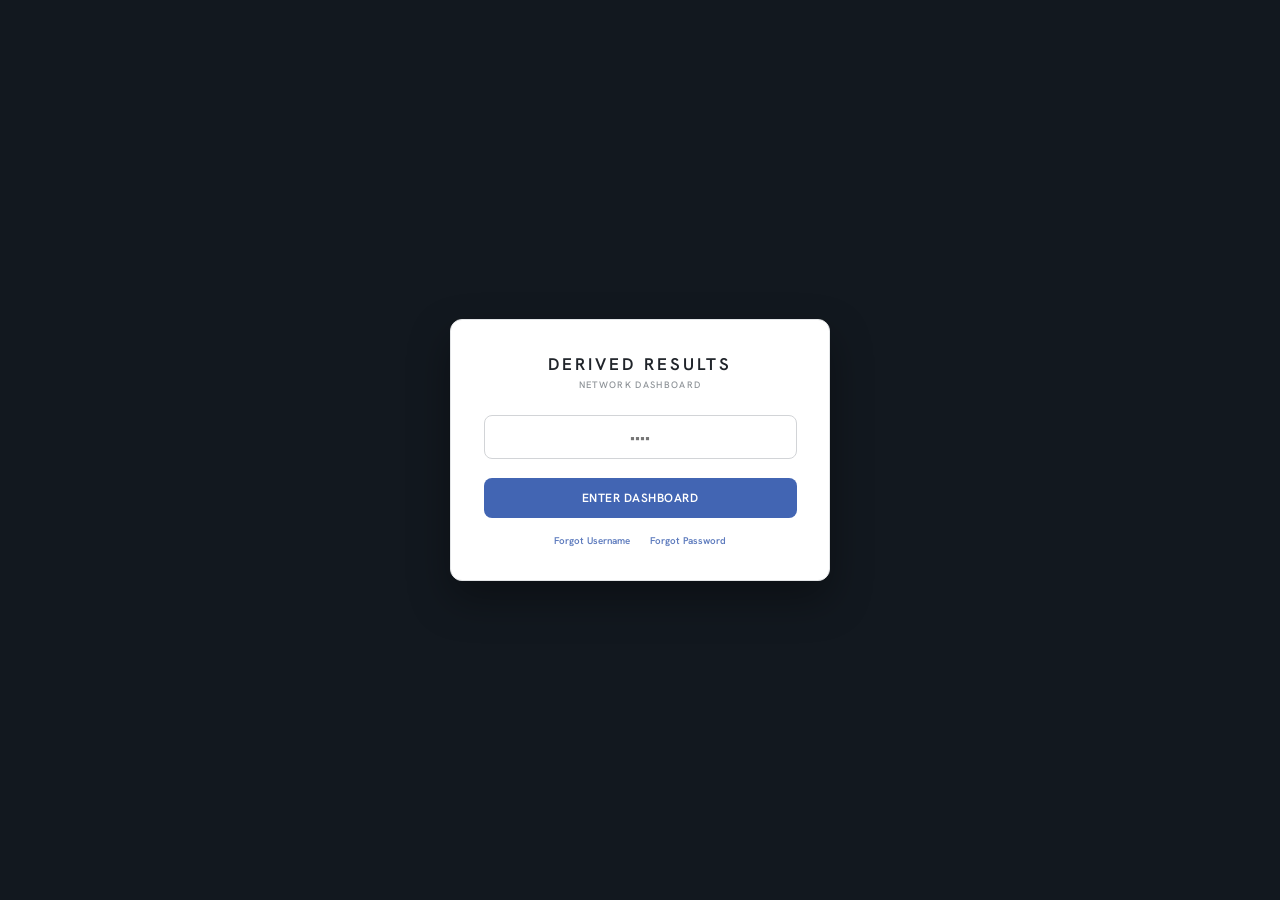
<file: index.html>
<!DOCTYPE html>
<html lang="en">
<head>
<meta charset="UTF-8">
<meta name="viewport" content="width=device-width, initial-scale=1.0">
<title>Derived Results | Secure Access</title>
<link rel="preconnect" href="https://fonts.googleapis.com">
<link rel="preconnect" href="https://fonts.gstatic.com" crossorigin>
<link href="https://fonts.googleapis.com/css2?family=Hanken+Grotesk:wght@400;500;600;700&family=IBM+Plex+Mono:wght@400;500&display=swap" rel="stylesheet">
<link rel="stylesheet" href="styles.css?v=9">
<style>
body { display: flex; align-items: center; justify-content: center; height: 100vh; background: var(--sidebar); margin: 0; font-family: 'Hanken Grotesk', system-ui, sans-serif; overflow: hidden; }
.login-card { background: var(--surface); padding: 2.5rem; border-radius: 12px; text-align: center; width: 380px; border: 1px solid var(--line); box-shadow: 0 18px 40px rgba(0,0,0,0.35); }
.login-input { width: 100%; padding: 12px; margin: 1.2rem 0 0.5rem 0; border: 1px solid var(--line-2); border-radius: 8px; text-align: center; font-size: 1.05rem; font-weight: 500; font-family: inherit; box-sizing: border-box; color: var(--ink); background: var(--surface); }
.login-input:focus { outline: none; border-color: var(--accent); }
.btn-login { background: var(--accent); color: var(--surface); padding: 12px; width: 100%; border: none; border-radius: 8px; font-weight: 600; cursor: pointer; font-size: 0.92rem; font-family: inherit; margin-top: 1rem; letter-spacing: 0.04em; }
.btn-login:hover { filter: brightness(0.95); }
.login-hint { font-size: 0.72rem; color: var(--faint); margin-top: 1.4rem; font-weight: 500; }
.login-links { display: flex; justify-content: center; gap: 1.5rem; margin-top: 1.2rem; }
.login-links a { font-size: 0.75rem; font-weight: 600; color: var(--accent); text-decoration: none; opacity: 0.85; }
.login-links a:hover { opacity: 1; text-decoration: underline; }
</style>
</head>
<body>
<div class="login-card">
    <h1 style="color:var(--ink); font-weight:600; margin:0 0 0.2rem 0; font-size: 1.3rem; letter-spacing:0.18em;">DERIVED&nbsp;RESULTS</h1>
    <p style="font-size: 0.72rem; color: var(--faint); font-weight: 500; margin:0 0 0.5rem 0; letter-spacing:0.14em; text-transform:uppercase;">Network Dashboard</p>
    <label for="passcode" class="sr-only">Practice access code</label>
    <input type="password" id="passcode" class="login-input" placeholder="••••" onkeydown="if(event.key==='Enter') checkAuth()">
    <button onclick="checkAuth()" class="btn-login">ENTER DASHBOARD</button>
    <p id="errMsg" style="color:#D6001C; font-size:0.75rem; margin-top:12px; font-weight:700; display:none;">ACCESS DENIED</p>
    <div class="login-links">
        <a href="#">Forgot Username</a>
        <a href="#">Forgot Password</a>
    </div>
</div>
<script>
function checkAuth() {
    if(document.getElementById('passcode').value === 'DR2026') {
        sessionStorage.setItem('isAuth', 'true');
        window.location.href = 'dashboard.html?view=DR_BRAD&tier=daily';
    } else {
        document.getElementById('errMsg').style.display = 'block';
    }
}
</script>
</body>
</html>
</file>
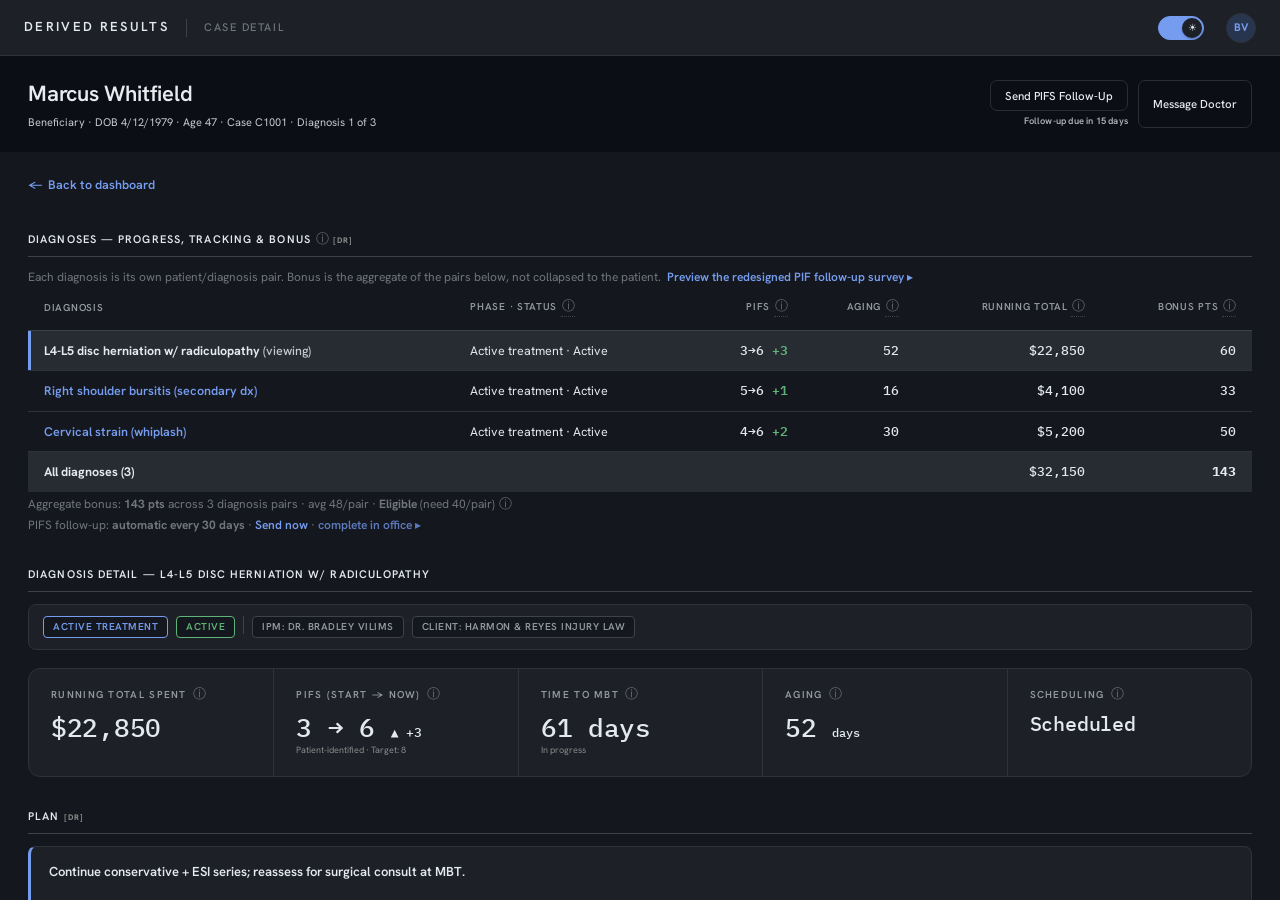
<file: case-detail.html>
<!DOCTYPE html>
<html lang="en">
<head>
    <meta charset="UTF-8">
    <meta name="viewport" content="width=device-width, initial-scale=1.0">
    <title>Derived Results | Case Detail</title>
    <link rel="preconnect" href="https://fonts.googleapis.com">
    <link rel="preconnect" href="https://fonts.gstatic.com" crossorigin>
    <link href="https://fonts.googleapis.com/css2?family=Hanken+Grotesk:wght@400;500;600;700&family=IBM+Plex+Mono:wght@400;500&display=swap" rel="stylesheet">
    <link rel="stylesheet" href="styles.css?v=9">
</head>
<body style="overflow:auto;">
    <a href="#detailBody" class="skip-link">Skip to main content</a>
    <header>
        <div class="header-brand">
            <a class="logo-area" href="dashboard.html?view=DR_BRAD&tier=daily">DERIVED&nbsp;RESULTS</a>
            <span class="adx-brand-sep"></span>
            <span class="adx-eyebrow">Case Detail</span>
        </div>
        <div class="adx-header-right">
            <button id="adxThemeToggle" class="adx-theme-toggle" onclick="adxToggleTheme()"
                    aria-label="Toggle light / dark theme" aria-pressed="false" type="button">
                <span class="knob">☀</span>
            </button>
            <div class="adx-avatar" aria-hidden="true">BV</div>
        </div>
    </header>
    <div id="detailHeader" class="detail-header"></div>
    <main id="detailBody" class="adx-detail-body" tabindex="-1"></main>

    <script src="./adx-data.js?v=9"></script>
    <script src="./adx-config.js?v=9"></script>
    <script>
    (function () {
        var params = new URLSearchParams(location.search);
        var view = params.get("view") || "DR_BRAD";
        var c = adxCase(params.get("id")) || ADX_CASES[0];
        var ipm = adxProvider(c.ipmId);
        var payer = adxPayer(c.payerId);
        var client = adxClient(c.clientId);
        var role = (adxProvider(view) || {}).role || "admin";
        var term = role === "admin" ? "Beneficiary" : "Patient";
        function money(n){ return "$" + Number(n).toLocaleString(); }
        function esc(s){ return String(s==null?"":s).replace(/&/g,"&amp;").replace(/</g,"&lt;").replace(/>/g,"&gt;"); }

        document.title = "ADX | " + c.beneficiary + " — Case Detail";

        // A patient can have multiple diagnoses / episodes (same person, different case).
        var allEpisodes = ADX_CASES.filter(function(x){ return x.beneficiary === c.beneficiary && x.dob === c.dob; })
            .sort(function(a,b){ return a.id < b.id ? -1 : 1; });
        var dxIndex = allEpisodes.findIndex(function(x){ return x.id === c.id; }) + 1;
        var multiTag = allEpisodes.length > 1 ? ' · Diagnosis ' + dxIndex + ' of ' + allEpisodes.length : '';

        // PIFS follow-up due status — deterministic per case so it's stable across reloads.
        // Most cases show a countdown (1–29 days); ~1 in 5 is overdue and rendered bright.
        var pifsSeed = 0; for (var _p = 0; _p < c.id.length; _p++) pifsSeed = (pifsSeed * 31 + c.id.charCodeAt(_p)) % 100000;
        var pifsOverdue = (pifsSeed % 5 === 0);
        var pifsDays = pifsOverdue ? (1 + pifsSeed % 12) : (1 + pifsSeed % 29);
        var pifsPlural = (pifsDays === 1) ? "" : "s";
        var pifsDueText = pifsOverdue
            ? "Follow-up OVERDUE — " + pifsDays + " day" + pifsPlural
            : "Follow-up due in " + pifsDays + " day" + pifsPlural;
        var pifsDueStyle = pifsOverdue
            ? "margin-top:2px;background:#e5484d;color:#fff;padding:3px 10px;border-radius:999px;font-weight:800;font-size:0.68rem;letter-spacing:0.04em;box-shadow:0 0 12px rgba(229,72,77,0.6);"
            : "margin-top:2px;opacity:0.75;font-weight:600;font-size:0.72rem;letter-spacing:0.02em;";

        document.getElementById("detailHeader").innerHTML =
            '<div><h2 style="margin:0;">' + esc(c.beneficiary) + (c.newIntake ? ' <span class="adx-pill adx-pill-new" style="vertical-align:middle;">NEW INTAKE</span>' : '') + '</h2>' +
            '<div style="font-size:0.85rem; opacity:0.85; margin-top:4px;">' + term + ' · DOB ' + c.dob + ' · Age ' + c.age + ' · Case ' + c.id + multiTag + '</div></div>' +
            '<div class="header-actions">' +
            '<div style="display:flex; flex-direction:column; align-items:flex-end; gap:2px;">' +
            '<button class="btn btn-action" onclick="alert(\'PIFS follow-up assessment sent to ' + esc(c.beneficiary) + '. It will surface in the pain areas below when returned. Automatic 30-day follow-ups are on.\')">Send PIFS Follow-Up</button>' +
            '<span style="' + pifsDueStyle + '">' + pifsDueText + '</span>' +
            '</div>' +
            '<button class="btn btn-action" onclick="alert(\'Message sent to ' + esc(ipm.name) + '.\')">Message Doctor</button></div>';

        // Patient-level: every diagnosis is its own patient/diagnosis pair.
        // Progress, tracking, and bonus are shown per pair and aggregated.
        var patientAgg = aggregateBonus(allEpisodes);
        var patientSumRT = allEpisodes.reduce(function(s,x){ return s + x.runningTotal; }, 0);
        var patientDxRows = allEpisodes.map(function(x){
            var g = x.pifCurrent - x.pifStart;
            var isCur = x.id === c.id;
            var dxCell = isCur
                ? '<strong>' + esc(x.diagnosis) + '</strong> <span class="adx-episode-now">(viewing)</span>'
                : '<a class="adx-link" href="case-detail.html?id=' + x.id + '&view=' + view + '">' + esc(x.diagnosis) + '</a>';
            return '<tr' + (isCur ? ' class="adx-row-current"' : '') + '>' +
                '<td data-label="Diagnosis">' + dxCell + '</td>' +
                '<td data-label="Phase">' + esc(x.diagnosisStatus) + ' · ' + esc(x.status) + '</td>' +
                '<td data-label="PIFs" style="text-align:right;"><span class="adx-mono">' + x.pifStart + '→' + x.pifCurrent + ' <span class="' + (g>0?"adx-ok-text":"adx-muted") + '">' + (g>0?"+"+g:(g<0?g:"±0")) + '</span></span></td>' +
                '<td data-label="Aging" style="text-align:right;"><span class="adx-mono">' + x.agingDays + '</span></td>' +
                '<td data-label="Running Total" style="text-align:right;"><span class="adx-money">' + money(x.runningTotal) + '</span></td>' +
                '<td data-label="Bonus Pts" style="text-align:right;"><span class="adx-mono">' + caseBonusPoints(x) + '</span></td>' +
                '</tr>';
        }).join("");
        var patientDxSection =
            '<div class="section-header"><h3>Diagnoses — Progress, Tracking &amp; Bonus ' + adxInfo("bonus-points") + ' <span style="font-size:0.62rem; font-weight:800; color:#888;">[DR]</span></h3></div>' +
            '<p class="adx-sub">Each diagnosis is its own patient/diagnosis pair. Bonus is the aggregate of the pairs below, not collapsed to the patient. &nbsp;<a class="adx-link" href="pif-survey.html?patient=1">Preview the redesigned PIF follow-up survey ▸</a></p>' +
            '<table class="adx-table"><thead><tr><th scope="col">Diagnosis</th><th scope="col">Phase · Status ' + adxInfo("status") + '</th>' +
                '<th scope="col" style="text-align:right;">PIFs ' + adxInfo("pif") + '</th><th scope="col" style="text-align:right;">Aging ' + adxInfo("aging") + '</th>' +
                '<th scope="col" style="text-align:right;">Running Total ' + adxInfo("running-total") + '</th><th scope="col" style="text-align:right;">Bonus Pts ' + adxInfo("bonus-points") + '</th></tr></thead><tbody>' +
                patientDxRows +
                '<tr class="adx-total-row"><td><strong>All diagnoses (' + allEpisodes.length + ')</strong></td><td></td><td></td><td></td>' +
                    '<td style="text-align:right;"><span class="adx-money">' + money(patientSumRT) + '</span></td>' +
                    '<td style="text-align:right;"><span class="adx-mono"><strong>' + patientAgg.total + '</strong></span></td></tr>' +
            '</tbody></table>' +
            '<p class="adx-sub">Aggregate bonus: <strong>' + patientAgg.total + ' pts</strong> across ' + patientAgg.count + ' diagnosis pair' + (patientAgg.count !== 1 ? 's' : '') + ' · avg ' + patientAgg.avg + '/pair · <strong>' + (patientAgg.eligible ? 'Eligible' : 'Not yet') + '</strong> (need ' + ADX_BONUS_POINTS_THRESHOLD + '/pair) ' + adxInfo("bonus") + '</p>' +
            /* B11/B12: send / re-take trigger + auto cadence; in-office (staff) fill de-emphasized. */
            '<p class="adx-sub">PIFS follow-up: <strong>automatic every 30 days</strong> · <a class="adx-link" href="#" onclick="alert(\'PIFS follow-up sent to ' + esc(c.beneficiary) + '. Results surface in the pain areas when returned.\');return false;">Send now</a> · <a class="adx-link" href="pif-survey.html?staff=1&patient=' + (c.newIntake ? '3' : '1') + '&name=' + encodeURIComponent(c.beneficiary) + '" target="_blank" rel="noopener" style="opacity:0.75;">complete in office ▸</a></p>';

        var costTotal = c.costBreakdown.reduce(function(s,x){ return s + x.amount; }, 0);
        var gain = c.pifCurrent - c.pifStart;

        // Time to MBT (C1b): actual for closed cases, elapsed/in-progress otherwise.
        function daysBetween(a,b){ return Math.round((new Date(b) - new Date(a)) / 86400000); }
        var firstVisit = c.visits[0].date, lastVisit = c.visits[c.visits.length-1].date;
        var mbtReached = c.status === "Inactive complete";
        var timeToMbt = mbtReached ? daysBetween(firstVisit, lastVisit) : daysBetween(firstVisit, "2026-06-18");
        var mbtDisplay = mbtReached ? (timeToMbt + " days") : (timeToMbt + " days");
        var mbtSub = mbtReached ? "Reached MBT" : "In progress";

        // PIFs trend across visits (G1): carry forward the last recorded PIF.
        var lastPif = c.pifStart;
        var pifSeries = c.visits.map(function(v){ var m=(v.note||"").match(/PIF (\d+)/); if(m) lastPif=parseInt(m[1],10); return { date:v.date, pif:lastPif }; });
        var pifCeil = Math.max(c.pifTarget || 10, c.pifCurrent);

        var payerCard = (role === "admin" || role === "ipm")
            ? '<div class="deep-card"><h4>Payer <span style="font-weight:600;">[Salesforce]</span></h4><p>' + esc(payer.name) + (payer.reminderRequired ? ' <span class="adx-pill adx-pill-warn">SLOW PAYER</span>' : '') + '</p></div>'
            : '';

        var html =
            '<a class="adx-back" href="dashboard.html?view=' + view + '&tier=daily"><span aria-hidden="true">←</span> Back to dashboard</a>' +
            patientDxSection +

            '<div class="section-header"><h3>Diagnosis Detail — ' + esc(c.diagnosis) + '</h3></div>' +
            '<div class="visit-context">' +
                '<span class="ctx-badge navy">' + esc(c.diagnosisStatus) + '</span>' +
                '<span class="ctx-badge ' + (c.status === "Active" ? "green" : c.status === "Maintenance" ? "yellow" : "muted") + '">' + esc(c.status) + '</span>' +
                '<span class="ctx-sep"></span>' +
                '<span class="ctx-badge muted">IPM: ' + esc(ipm.name) + '</span>' +
                '<span class="ctx-badge muted">Client: ' + esc(client.name) + '</span>' +
            '</div>' +

            '<div class="daily-grid">' +
                '<div class="daily-stat"><span class="stat-label">Running Total Spent ' + adxInfo("running-total") + '</span><span class="stat-value" style="font-size:2rem;">' + money(c.runningTotal) + '</span></div>' +
                '<div class="daily-stat"><span class="stat-label">PIFs (start → now) ' + adxInfo("pif") + '</span><span class="stat-value" style="font-size:2rem;">' + c.pifStart + ' → ' + c.pifCurrent + ' <span class="adx-pif-' + (gain>0?'up':gain<0?'down':'flat') + '" style="font-size:1rem;">' + (gain>0?'▲ +':gain<0?'▼ ':'▬ ') + gain + '</span></span><span style="font-size:0.7rem; color:#888;">Patient-identified · Target: ' + c.pifTarget + '</span></div>' +
                '<div class="daily-stat"><span class="stat-label">Time to MBT ' + adxInfo("time-to-mbt") + '</span><span class="stat-value" style="font-size:2rem;">' + mbtDisplay + '</span><span style="font-size:0.7rem; color:#888;">' + mbtSub + '</span></div>' +
                '<div class="daily-stat"><span class="stat-label">Aging ' + adxInfo("aging") + '</span><span class="stat-value" style="font-size:2rem;">' + c.agingDays + ' <span style="font-size:0.9rem;">days</span></span></div>' +
                '<div class="daily-stat ' + (c.scheduling==="No-show"?"alert":"") + '"><span class="stat-label">Scheduling ' + adxInfo("scheduling") + '</span><span class="stat-value" style="font-size:1.5rem;">' + esc(c.scheduling) + '</span></div>' +
            '</div>' +

            '<div class="section-header"><h3>Plan <span style="font-size:0.62rem; font-weight:800; color:#888;">[DR]</span></h3></div>' +
            '<div class="inherited-data-box"><p style="margin:0; font-weight:600;">' + esc(c.planNote) + '</p>' +
            '<div class="visit-actions" style="border-top:none; padding-bottom:0;">' +
                '<button class="btn-visit primary" onclick="alert(\'Opens plan notes.\')">Open Plan Notes</button>' +
                '<button class="btn-visit outline" onclick="alert(\'Flagged: get this moving.\')">Get This Moving</button>' +
                (c.scheduling==="No-show" ? '<button class="btn-visit alert" onclick="alert(\'No-show flagged — ADX outreach requested.\')">Flag No-Show / Request Outreach</button>' : '') +
            '</div></div>' +

            '<div class="section-header"><h3>Running Total — Cost Accumulation <span style="font-size:0.62rem; font-weight:800; color:#888;">[DR / FHIR]</span></h3></div>' +
            '<table class="table-custom adx-cost-table">' +
                '<thead><tr><th>Item</th><th>Source</th><th>Amount</th></tr></thead><tbody>' +
                c.costBreakdown.map(function(x){ var fhir = x.source === "FHIR"; return '<tr class="' + (fhir ? "adx-fhir-row" : "") + '"><td>' + esc(x.item) + (fhir ? ' <span class="adx-auto-badge">auto-captured</span>' : '') + '</td><td><span class="adx-src-tag src-' + (fhir ? "fhir" : "dr") + '">[' + x.source + ']</span></td><td>' + money(x.amount) + '</td></tr>'; }).join("") +
                '<tr class="adx-cost-total"><td><strong>Running Total</strong></td><td></td><td>' + money(costTotal) + '</td></tr>' +
                '</tbody></table>' +

            ((role==="admin"||role==="ipm") ?
                '<div class="section-header"><h3>Performance vs Network</h3></div>' +
                '<div class="deep-grid" style="grid-template-columns:1fr 1fr;">' +
                    '<div class="deep-card ' + (c.vsNetworkDays>0?"alert-card":"") + '"><h4>Days in ADX vs Network Norm</h4><p class="adx-big ' + (c.vsNetworkDays>0?"adx-warn-text":"") + '">' + (c.vsNetworkDays>=0?"+":"−") + Math.abs(c.vsNetworkDays) + ' days</p><span style="font-size:0.78rem; color:#888;">Network norm: ' + ADX_NETWORK_NORMS.avgDaysInADX + ' days</span></div>' +
                    '<div class="deep-card ' + (c.vsNetworkCost>0?"alert-card":"") + '"><h4>Cost vs Network Norm</h4><p class="adx-big ' + (c.vsNetworkCost>0?"adx-warn-text":"") + '">' + (c.vsNetworkCost>=0?"+$":"−$") + Math.abs(c.vsNetworkCost).toLocaleString() + '</p><span style="font-size:0.78rem; color:#888;">Like-for-like comparable cases</span></div>' +
                '</div>' : '') +

            '<div class="section-header"><h3>Outcome Trend — PIFs over visits ' + adxInfo("pif") + ' <span style="font-size:0.62rem; font-weight:800; color:#888;">[DR]</span></h3></div>' +
            '<div class="adx-trend" role="img" aria-label="PIFs trend across ' + pifSeries.length + ' visits, from ' + c.pifStart + ' to ' + c.pifCurrent + ' against a target of ' + c.pifTarget + '">' +
                pifSeries.map(function(s,i){ return '<div class="adx-trend-col"><div class="adx-trend-bar" style="height:' + Math.max(6, Math.round(s.pif / pifCeil * 100)) + '%"><span class="adx-trend-val">' + s.pif + '</span></div><div class="adx-trend-x">V' + (i+1) + '</div></div>'; }).join("") +
                '<div class="adx-trend-target"><span>Target ' + c.pifTarget + '</span></div>' +
            '</div>' +

            '<div class="section-header"><h3>Visit History <span style="font-size:0.62rem; font-weight:800; color:#888;">[DR / FHIR]</span></h3></div>' +
            '<ul class="adx-timeline">' +
                c.visits.map(function(v, idx){ return { v: v, idx: idx }; }).reverse().map(function(o){ var v = o.v; var fhir = v.source === "FHIR";
                    return '<li class="' + (fhir ? "adx-fhir-row" : "") + '"><div class="tl-date"><a class="adx-link" href="visit-detail.html?case=' + c.id + '&i=' + o.idx + '&view=' + view + '">' + esc(v.date) + '</a> <span class="adx-src-tag src-' + (fhir ? "fhir" : "dr") + '">[' + v.source + ']</span>' + (fhir ? ' <span class="adx-auto-badge">auto-captured</span>' : '') + '</div><div class="tl-note">' + esc(v.note) + '</div></li>'; }).join("") +
            '</ul>' +

            '<div class="section-header"><h3>Care Team &amp; Coverage</h3></div>' +
            '<div class="deep-grid">' +
                '<div class="deep-card"><h4>Assigned IPM (Coordinator)</h4><p><a class="adx-link" href="provider-detail.html?id=' + ipm.id + '&view=' + view + '">' + esc(ipm.name) + '</a> — ' + esc(ipm.specialty) + '</p></div>' +
                '<div class="deep-card"><h4>Treating Doctors</h4><p>' + (c.teamProviderIds.map(function(id){ var p=adxProvider(id); return '<a class="adx-link" href="provider-detail.html?id=' + id + '&view=' + view + '">' + esc(p.name) + '</a>'; }).join("<br>") || "—") + '</p></div>' +
                payerCard +
                '<div class="deep-card"><h4>Referral Source / Client <span style="font-weight:600;">[Salesforce]</span></h4><p><a class="adx-link" href="referral-detail.html?id=' + client.id + '&view=' + view + '">' + esc(client.name) + '</a> — ' + esc(client.type) + '</p></div>' +
            '</div>';

        document.getElementById("detailBody").innerHTML = html;
    })();
    </script>
</body>
</html>
</file>
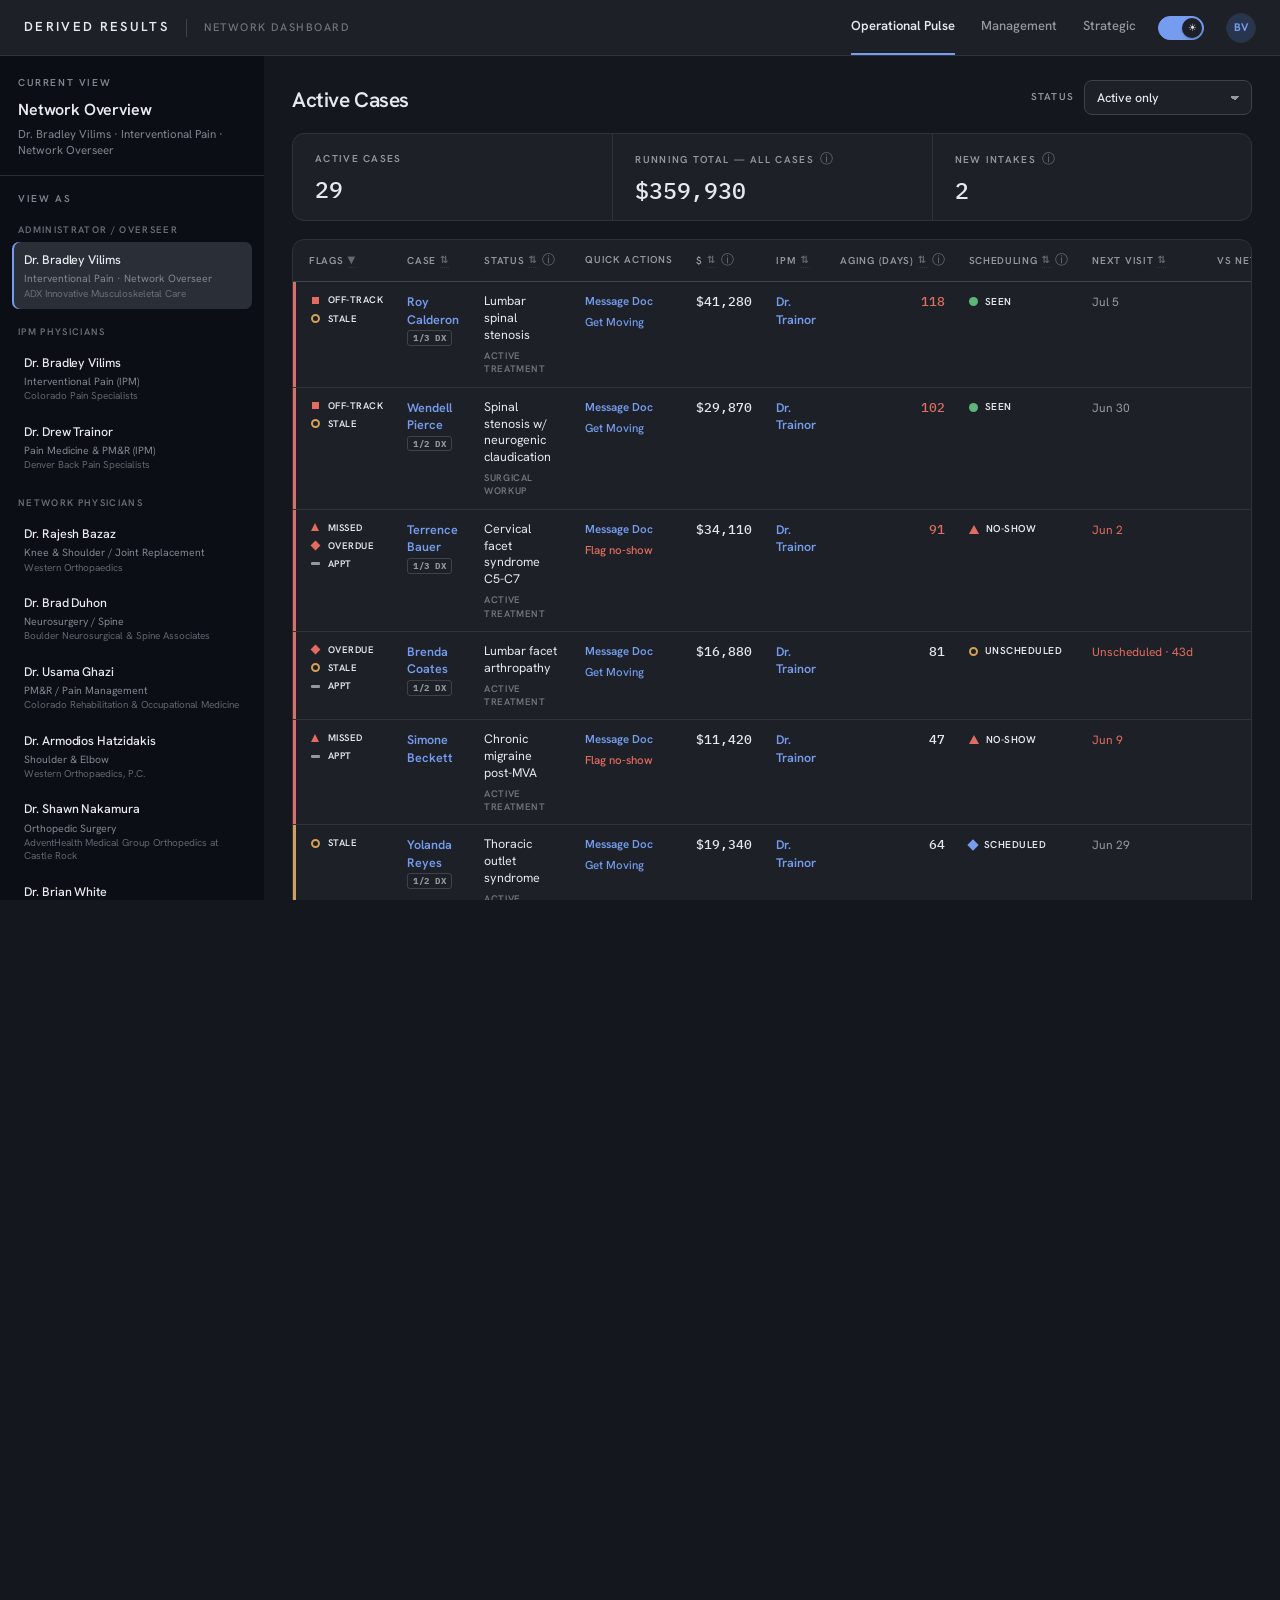
<file: dashboard.html>
<!DOCTYPE html>
<html lang="en">
<head>
    <meta charset="UTF-8">
    <meta name="viewport" content="width=device-width, initial-scale=1.0">
    <title>Derived Results | Network Dashboard</title>
    <link rel="preconnect" href="https://fonts.googleapis.com">
    <link rel="preconnect" href="https://fonts.gstatic.com" crossorigin>
    <link href="https://fonts.googleapis.com/css2?family=Hanken+Grotesk:wght@400;500;600;700&family=IBM+Plex+Mono:wght@400;500&display=swap" rel="stylesheet">
    <link rel="stylesheet" href="styles.css?v=9">
</head>
<body>
    <a href="#adxMain" class="skip-link">Skip to main content</a>
    <header>
        <div class="header-brand">
            <a class="logo-area" href="dashboard.html?view=DR_BRAD&tier=daily">DERIVED&nbsp;RESULTS</a>
            <span class="adx-brand-sep"></span>
            <span class="adx-eyebrow">Network Dashboard</span>
        </div>
        <div class="adx-header-right">
            <nav id="topNav" aria-label="Tier navigation"></nav>
            <button id="adxThemeToggle" class="adx-theme-toggle" onclick="adxToggleTheme()"
                    aria-label="Toggle light / dark theme" aria-pressed="false" type="button">
                <span class="knob">☀</span>
            </button>
            <div class="adx-avatar" aria-hidden="true">BV</div>
        </div>
    </header>

    <div class="wrapper">
        <aside class="sidebar" aria-label="View-as provider navigation">
            <div class="adx-current-view">
                <span class="adx-current-label">Current view</span>
                <span class="adx-current-title" id="adxRoleTitle"></span>
                <span class="adx-current-who" id="adxRoleWho"></span>
            </div>
            <nav class="list-container" id="adxNav"></nav>
        </aside>

        <main tabindex="-1">
            <div id="adxMain" class="adx-content"><!-- rendered by adx-app.js --></div>
        </main>
    </div>

    <div id="adxToast" class="adx-toast" role="status" aria-live="polite"></div>

    <script src="./adx-data.js?v=9"></script>
    <script src="./adx-config.js?v=9"></script>
    <script src="./adx-app.js?v=9"></script>
</body>
</html>
</file>
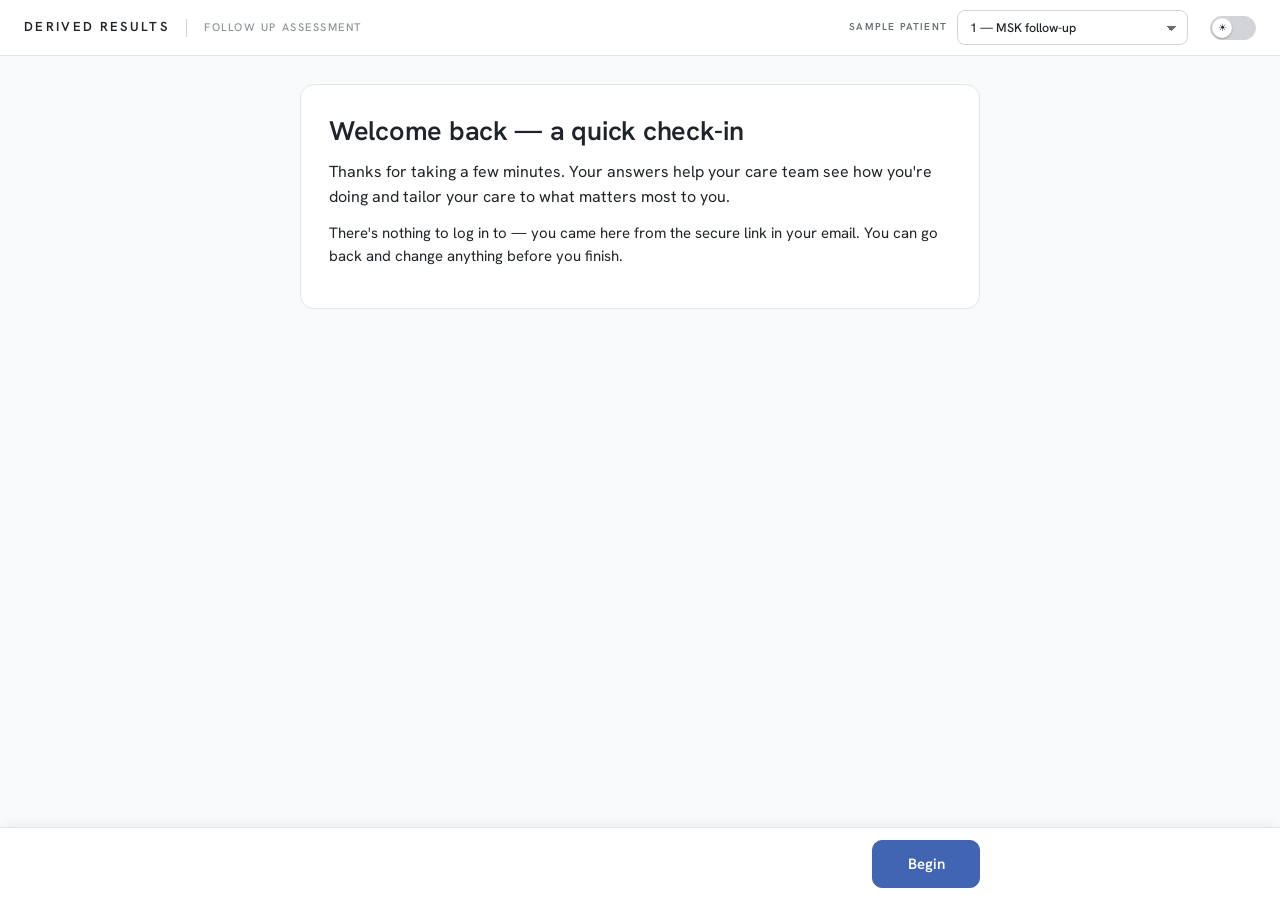
<file: pif-survey.html>
<!DOCTYPE html>
<html lang="en">
<head>
    <meta charset="UTF-8">
    <meta name="viewport" content="width=device-width, initial-scale=1.0">
    <title>Derived Results | Follow Up Assessment</title>
    <!-- Simulated arrival from an emailed link — no login, no password, no 2FA.
         Fonts + design tokens are shared with the rest of the prototype; the
         survey-specific components live in pif-survey.css. -->
    <link rel="preconnect" href="https://fonts.googleapis.com">
    <link rel="preconnect" href="https://fonts.gstatic.com" crossorigin>
    <link href="https://fonts.googleapis.com/css2?family=Hanken+Grotesk:wght@400;500;600;700&family=IBM+Plex+Mono:wght@400;500&display=swap" rel="stylesheet">
    <link rel="stylesheet" href="styles.css?v=9">
    <link rel="stylesheet" href="pif-survey.css?v=8">
</head>
<body class="pif-survey">
    <a class="skip-link" href="#app">Skip to the assessment</a>

    <header>
        <div class="header-brand">
            <span class="logo-area">DERIVED&nbsp;RESULTS</span>
            <span class="adx-brand-sep"></span>
            <span class="adx-eyebrow">Follow Up Assessment</span>
        </div>
        <div class="adx-header-right">
            <label class="adx-status-select">
                <span class="adx-status-label">Sample patient</span>
                <select id="patientSelect" aria-label="Sample patient — demo control">
                    <option value="1">1 — MSK follow-up</option>
                    <option value="2">2 — Brain + MSK follow-up</option>
                    <option value="3">3 — First visit (MSK + concussion)</option>
                    <option value="4">4 — Final visit (PRN discharge)</option>
                </select>
            </label>
            <button id="pifThemeToggle" class="adx-theme-toggle" type="button"
                    aria-label="Toggle light / dark theme" aria-pressed="false">
                <span class="knob">☀</span>
            </button>
        </div>
    </header>

    <div id="pifStaffBanner" class="pif-staff-banner" role="note" hidden></div>

    <main class="pif-main" id="pifMain">
        <div id="app" class="pif-shell" aria-live="polite"></div>
    </main>

    <footer class="pif-nav" role="navigation" aria-label="Assessment navigation">
        <div class="pif-nav-inner">
            <button class="pif-btn ghost" id="btnBack" type="button">Back</button>
            <button class="pif-btn primary" id="btnNext" type="button">Next</button>
        </div>
    </footer>

    <div id="pifLive" class="sr-only" role="status" aria-live="assertive"></div>

    <script src="./pif-data.js?v=5"></script>
    <script src="./pif-app.js?v=10"></script>
</body>
</html>
</file>
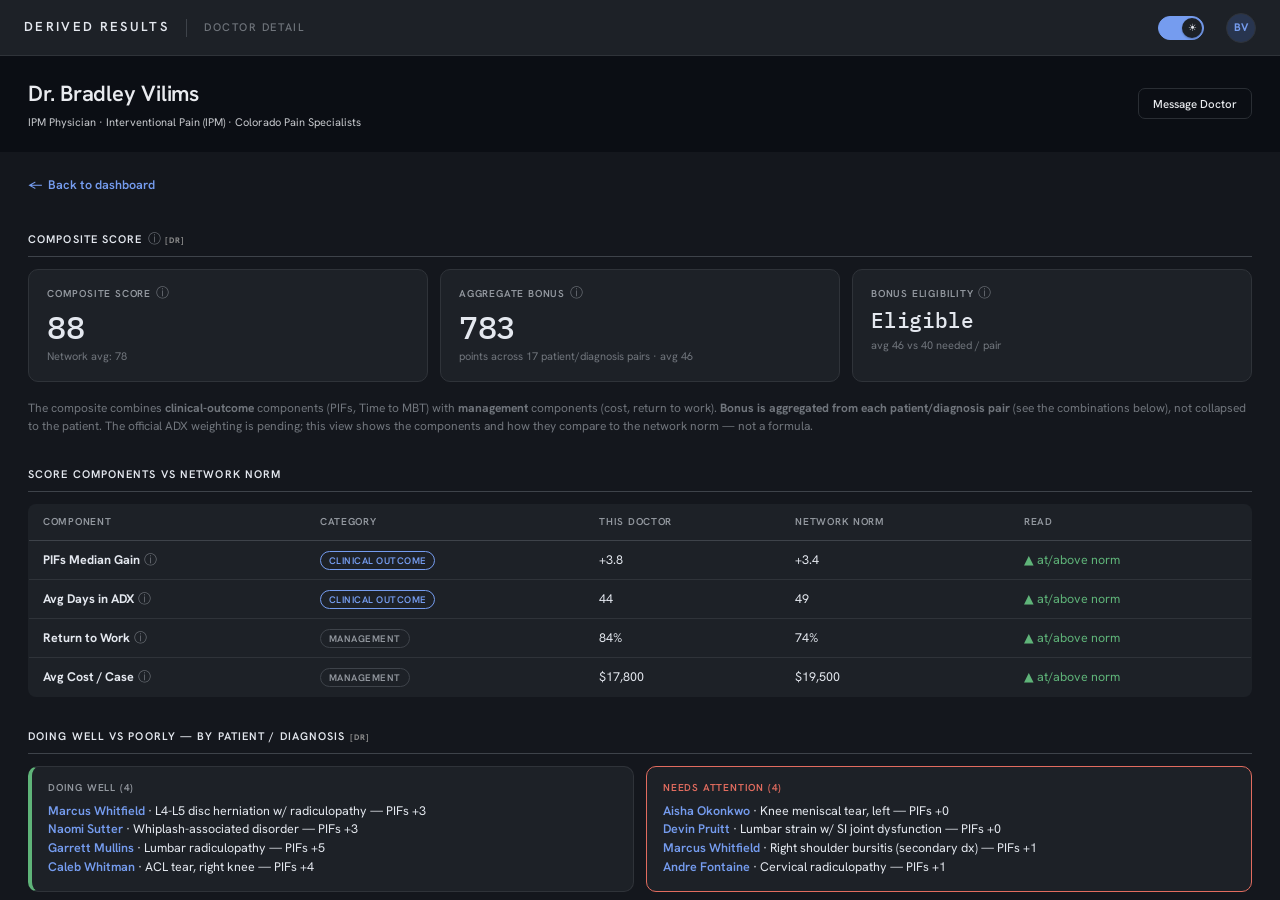
<file: provider-detail.html>
<!DOCTYPE html>
<html lang="en">
<head>
    <meta charset="UTF-8">
    <meta name="viewport" content="width=device-width, initial-scale=1.0">
    <title>Derived Results | Doctor Detail</title>
    <link rel="preconnect" href="https://fonts.googleapis.com">
    <link rel="preconnect" href="https://fonts.gstatic.com" crossorigin>
    <link href="https://fonts.googleapis.com/css2?family=Hanken+Grotesk:wght@400;500;600;700&family=IBM+Plex+Mono:wght@400;500&display=swap" rel="stylesheet">
    <link rel="stylesheet" href="styles.css?v=9">
</head>
<body style="overflow:auto;">
    <a href="#detailBody" class="skip-link">Skip to main content</a>
    <header>
        <div class="header-brand">
            <a class="logo-area" href="dashboard.html?view=DR_BRAD&tier=daily">DERIVED&nbsp;RESULTS</a>
            <span class="adx-brand-sep"></span>
            <span class="adx-eyebrow">Doctor Detail</span>
        </div>
        <div class="adx-header-right">
            <button id="adxThemeToggle" class="adx-theme-toggle" onclick="adxToggleTheme()"
                    aria-label="Toggle light / dark theme" aria-pressed="false" type="button">
                <span class="knob">☀</span>
            </button>
            <div class="adx-avatar" aria-hidden="true">BV</div>
        </div>
    </header>
    <div id="detailHeader" class="detail-header"></div>
    <main id="detailBody" class="adx-detail-body" tabindex="-1"></main>

    <script src="./adx-data.js?v=9"></script>
    <script src="./adx-config.js?v=9"></script>
    <script>
    (function () {
        var params = new URLSearchParams(location.search);
        var view = params.get("view") || "DR_BRAD";
        var p = adxProvider(params.get("id")) || ADX_PROVIDERS[1];
        function money(n){ return "$" + Number(n).toLocaleString(); }
        function esc(s){ return String(s==null?"":s).replace(/&/g,"&amp;").replace(/</g,"&lt;").replace(/>/g,"&gt;"); }
        function roleLabel(r){ return {admin:"Administrator",ipm:"IPM Physician",network:"Network Physician"}[r]||r; }

        document.title = "ADX | " + p.name + " — Doctor Detail";
        document.getElementById("detailHeader").innerHTML =
            '<div><h2 style="margin:0;">' + esc(p.name) + '</h2>' +
            '<div style="font-size:0.85rem; opacity:0.85; margin-top:4px;">' + roleLabel(p.role) + ' · ' + esc(p.specialty) + (p.org ? ' · ' + esc(p.org) : '') + '</div></div>' +
            '<div class="header-actions"><button class="btn btn-action" onclick="alert(\'Message sent to ' + esc(p.name) + '.\')">Message Doctor</button></div>';

        var n = ADX_NETWORK_NORMS;
        var theirCases = ADX_CASES.filter(function(c){ return c.ipmId === p.id || (c.teamProviderIds||[]).indexOf(p.id) >= 0; });
        var agg = aggregateBonus(theirCases);
        var well = theirCases.filter(function(c){ return (c.pifCurrent - c.pifStart) >= 3; });
        var poorly = theirCases.filter(function(c){ return (c.pifCurrent - c.pifStart) <= 1 || c.scheduling === "No-show"; });

        var html = '<a class="adx-back" href="dashboard.html?view=' + view + '&tier=weekly"><span aria-hidden="true">←</span> Back to dashboard</a>';

        if (p.composite != null) {
            html +=
                '<div class="section-header"><h3>Composite Score ' + adxInfo("composite") + ' <span style="font-size:0.62rem; font-weight:800; color:#888;">[DR]</span></h3></div>' +
                '<div class="clinical-scorecard">' +
                    '<div class="scorecard-card"><div class="scorecard-label">Composite Score ' + adxInfo("composite") + '</div><div class="scorecard-value">' + p.composite + '</div><div class="scorecard-sub">Network avg: ' + n.composite + '</div></div>' +
                    '<div class="scorecard-card"><div class="scorecard-label">Aggregate Bonus ' + adxInfo("bonus") + '</div><div class="scorecard-value">' + agg.total + '</div><div class="scorecard-sub">points across ' + agg.count + ' patient/diagnosis pairs · avg ' + agg.avg + '</div></div>' +
                    '<div class="scorecard-card"><div class="scorecard-label">Bonus Eligibility ' + adxInfo("bonus") + '</div><div class="scorecard-value" style="font-size:1.6rem;">' + (agg.eligible ? "Eligible" : "Not yet") + '</div><div class="scorecard-sub">avg ' + agg.avg + ' vs ' + ADX_BONUS_POINTS_THRESHOLD + ' needed / pair</div></div>' +
                '</div>' +
                '<p class="adx-sub">The composite combines <strong>clinical-outcome</strong> components (PIFs, Time to MBT) with <strong>management</strong> components (cost, return to work). <strong>Bonus is aggregated from each patient/diagnosis pair</strong> (see the combinations below), not collapsed to the patient. The official ADX weighting is pending; this view shows the components and how they compare to the network norm — not a formula.</p>' +

                '<div class="section-header"><h3>Score Components vs Network Norm</h3></div>' +
                '<table class="table-custom"><thead><tr><th>Component</th><th>Category</th><th>This Doctor</th><th>Network Norm</th><th>Read</th></tr></thead><tbody>' +
                    compRow("PIFs Median Gain", "pif", "clinical", "+" + p.pifMedianGain.toFixed(1), "+3.4", p.pifMedianGain >= 3.4) +
                    compRow("Avg Days in ADX", "avg-days", "clinical", p.avgDaysInADX, n.avgDaysInADX, p.avgDaysInADX <= n.avgDaysInADX) +
                    compRow("Return to Work", "rtw", "management", Math.round(p.returnToWork*100)+"%", Math.round(n.returnToWork*100)+"%", p.returnToWork >= n.returnToWork) +
                    compRow("Avg Cost / Case", "avg-cost", "management", money(p.avgCostPerCase), money(n.avgCostPerCase), p.avgCostPerCase <= n.avgCostPerCase) +
                '</tbody></table>';
        }

        html +=
            '<div class="section-header"><h3>Doing Well vs Poorly — by patient / diagnosis <span style="font-size:0.62rem; font-weight:800; color:#888;">[DR]</span></h3></div>' +
            '<div class="deep-grid">' +
                '<div class="deep-card" style="border-left:4px solid var(--green);"><h4>Doing Well (' + well.length + ')</h4><p>' +
                (well.map(function(c){ return '<a class="adx-link" href="case-detail.html?id=' + c.id + '&view=' + view + '">' + esc(c.beneficiary) + '</a> · ' + esc(c.diagnosis) + ' — PIFs +' + (c.pifCurrent - c.pifStart); }).join("<br>") || "—") + '</p></div>' +
                '<div class="deep-card alert-card"><h4>Needs Attention (' + poorly.length + ')</h4><p>' +
                (poorly.map(function(c){ return '<a class="adx-link" href="case-detail.html?id=' + c.id + '&view=' + view + '">' + esc(c.beneficiary) + '</a> · ' + esc(c.diagnosis) + ' — ' + (c.scheduling==="No-show"?"no-show":"PIFs +" + (c.pifCurrent - c.pifStart)); }).join("<br>") || "—") + '</p></div>' +
            '</div>' +

            (function(){
                /* Patient / diagnosis combinations — by diagnosis, aggregated into a total. */
                var combos = theirCases.slice().sort(function(a,b){ return a.diagnosis < b.diagnosis ? -1 : (a.diagnosis > b.diagnosis ? 1 : (a.beneficiary < b.beneficiary ? -1 : 1)); });
                var sumRT = combos.reduce(function(s,c){ return s + c.runningTotal; }, 0);
                var sumPts = combos.reduce(function(s,c){ return s + caseBonusPoints(c); }, 0);
                return '<div class="section-header"><h3>Patient / Diagnosis Combinations (' + combos.length + ') ' + adxInfo("bonus-points") + ' <span style="font-size:0.62rem; font-weight:800; color:#888;">[DR]</span></h3></div>' +
                '<table class="adx-table"><thead><tr><th scope="col">Patient</th><th scope="col">Diagnosis</th><th scope="col" style="text-align:right;">PIFs ' + adxInfo("pif") + '</th><th scope="col" style="text-align:right;">Running Total ' + adxInfo("running-total") + '</th><th scope="col" style="text-align:right;">Bonus Pts ' + adxInfo("bonus-points") + '</th><th scope="col">Status ' + adxInfo("status") + '</th></tr></thead><tbody>' +
                    combos.map(function(c){ var g = c.pifCurrent - c.pifStart; return '<tr><td data-label="Patient"><a class="adx-link" href="case-detail.html?id=' + c.id + '&view=' + view + '">' + esc(c.beneficiary) + '</a></td>' +
                        '<td data-label="Diagnosis">' + esc(c.diagnosis) + '</td>' +
                        '<td data-label="PIFs" style="text-align:right;"><span class="adx-mono">' + c.pifStart + '→' + c.pifCurrent + ' <span class="' + (g>0?"adx-ok-text":"adx-muted") + '">' + (g>0?"+"+g:(g<0?g:"±0")) + '</span></span></td>' +
                        '<td data-label="Running Total" style="text-align:right;"><span class="adx-money">' + money(c.runningTotal) + '</span></td>' +
                        '<td data-label="Bonus Pts" style="text-align:right;"><span class="adx-mono">' + caseBonusPoints(c) + '</span></td>' +
                        '<td data-label="Status">' + esc(c.status) + '</td></tr>'; }).join("") +
                    '<tr class="adx-total-row"><td><strong>Total — ' + combos.length + ' combinations</strong></td><td></td><td></td>' +
                        '<td style="text-align:right;"><span class="adx-money">' + money(sumRT) + '</span></td>' +
                        '<td style="text-align:right;"><span class="adx-mono"><strong>' + sumPts + '</strong></span></td><td></td></tr>' +
                '</tbody></table>';
            })();

        document.getElementById("detailBody").innerHTML = html;

        function compRow(label, infoKey, kind, mine, norm, good){
            var cat = kind === "clinical"
                ? '<span class="adx-cat adx-cat-clinical">Clinical outcome</span>'
                : '<span class="adx-cat adx-cat-mgmt">Management</span>';
            return '<tr><td><b>' + label + '</b> ' + adxInfo(infoKey) + '</td><td>' + cat + '</td><td>' + mine + '</td><td>' + norm + '</td><td>' +
                (good ? '<span class="adx-delta-good">▲ at/above norm</span>' : '<span class="adx-delta-bad">▼ below norm</span>') + '</td></tr>';
        }
    })();
    </script>
</body>
</html>
</file>
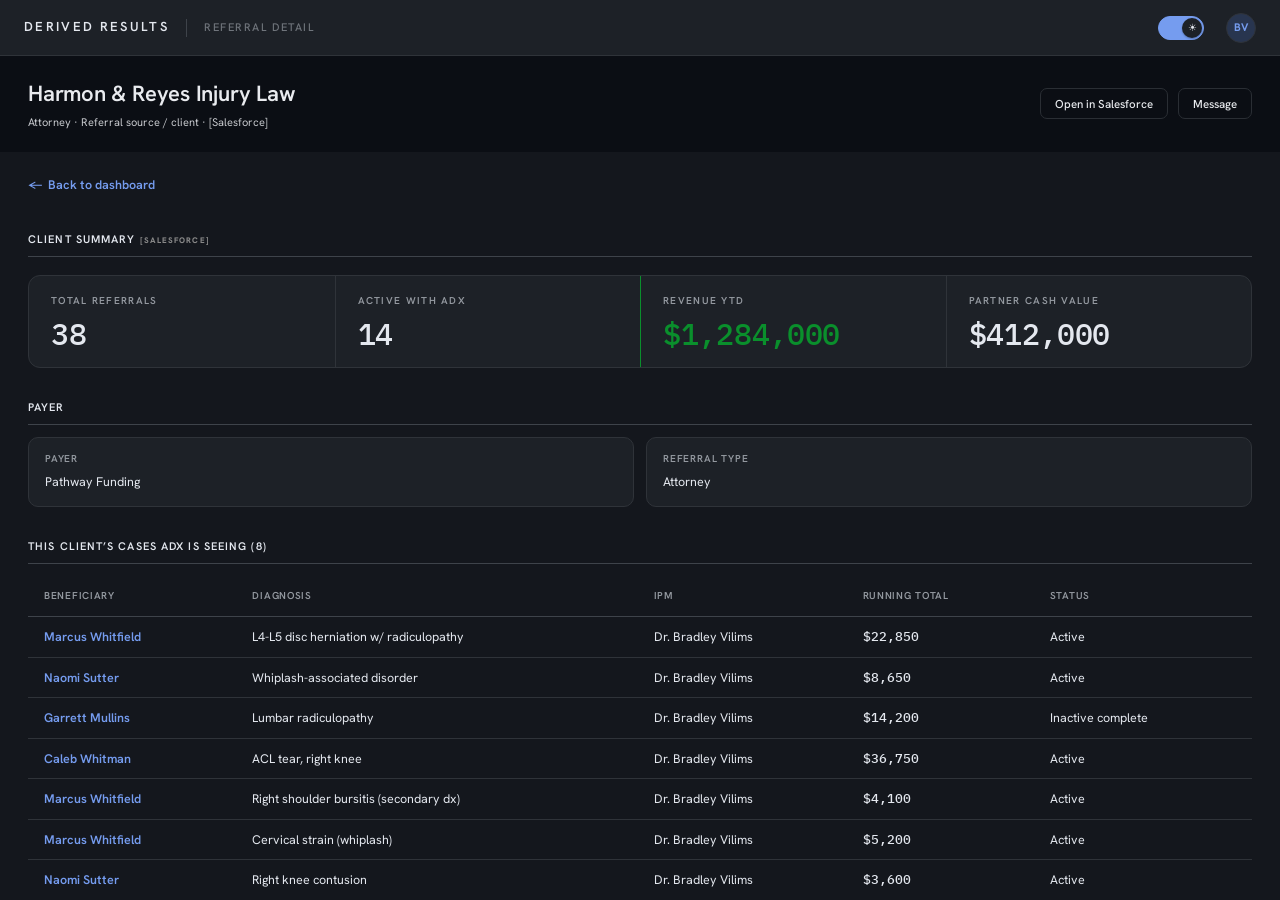
<file: referral-detail.html>
<!DOCTYPE html>
<html lang="en">
<head>
    <meta charset="UTF-8">
    <meta name="viewport" content="width=device-width, initial-scale=1.0">
    <title>Derived Results | Referral Detail</title>
    <link rel="preconnect" href="https://fonts.googleapis.com">
    <link rel="preconnect" href="https://fonts.gstatic.com" crossorigin>
    <link href="https://fonts.googleapis.com/css2?family=Hanken+Grotesk:wght@400;500;600;700&family=IBM+Plex+Mono:wght@400;500&display=swap" rel="stylesheet">
    <link rel="stylesheet" href="styles.css?v=9">
</head>
<body style="overflow:auto;">
    <a href="#detailBody" class="skip-link">Skip to main content</a>
    <header>
        <div class="header-brand">
            <a class="logo-area" href="dashboard.html?view=DR_BRAD&tier=daily">DERIVED&nbsp;RESULTS</a>
            <span class="adx-brand-sep"></span>
            <span class="adx-eyebrow">Referral Detail</span>
        </div>
        <div class="adx-header-right">
            <button id="adxThemeToggle" class="adx-theme-toggle" onclick="adxToggleTheme()"
                    aria-label="Toggle light / dark theme" aria-pressed="false" type="button">
                <span class="knob">☀</span>
            </button>
            <div class="adx-avatar" aria-hidden="true">BV</div>
        </div>
    </header>
    <div id="detailHeader" class="detail-header"></div>
    <main id="detailBody" class="adx-detail-body" tabindex="-1"></main>

    <script src="./adx-data.js?v=9"></script>
    <script src="./adx-config.js?v=9"></script>
    <script>
    (function () {
        var params = new URLSearchParams(location.search);
        var view = params.get("view") || "DR_BRAD";
        var cl = adxClient(params.get("id")) || ADX_CLIENTS[0];
        function money(n){ return "$" + Number(n).toLocaleString(); }
        function esc(s){ return String(s==null?"":s).replace(/&/g,"&amp;").replace(/</g,"&lt;").replace(/>/g,"&gt;"); }

        document.title = "ADX | " + cl.name + " — Referral Detail";
        document.getElementById("detailHeader").innerHTML =
            '<div><h2 style="margin:0;">' + esc(cl.name) + '</h2>' +
            '<div style="font-size:0.85rem; opacity:0.85; margin-top:4px;">' + esc(cl.type) + ' · Referral source / client · [Salesforce]</div></div>' +
            '<div class="header-actions"><button class="btn btn-action" onclick="alert(\'Opens client record in Salesforce.\')">Open in Salesforce</button>' +
            '<button class="btn btn-action" onclick="alert(\'Message sent to ' + esc(cl.name) + '.\')">Message</button></div>';

        var theirCases = ADX_CASES.filter(function(c){ return c.clientId === cl.id; });

        var html = '<a class="adx-back" href="dashboard.html?view=' + view + '&tier=weekly"><span aria-hidden="true">←</span> Back to dashboard</a>' +
            '<div class="section-header"><h3>Client Summary <span style="font-size:0.62rem; font-weight:800; color:#888;">[Salesforce]</span></h3></div>' +
            '<div class="daily-grid">' +
                '<div class="daily-stat"><span class="stat-label">Total Referrals</span><span class="stat-value">' + cl.volume + '</span></div>' +
                '<div class="daily-stat"><span class="stat-label">Active With ADX</span><span class="stat-value">' + cl.activeVolume + '</span></div>' +
                '<div class="daily-stat" style="border-left-color:#0a8f2c;"><span class="stat-label">Revenue YTD</span><span class="stat-value" style="color:#0a8f2c;">' + money(cl.revenueYTD) + '</span></div>' +
                '<div class="daily-stat"><span class="stat-label">Partner Cash Value</span><span class="stat-value">' + money(cl.cashValue) + '</span></div>' +
            '</div>' +

            '<div class="section-header"><h3>Payer</h3></div>' +
            '<div class="deep-grid" style="grid-template-columns:1fr 1fr;">' +
                '<div class="deep-card"><h4>Payer</h4><p>' + esc(cl.payer) + '</p></div>' +
                '<div class="deep-card"><h4>Referral Type</h4><p>' + esc(cl.type) + '</p></div>' +
            '</div>' +

            '<div class="section-header"><h3>This Client&rsquo;s Cases ADX Is Seeing (' + theirCases.length + ')</h3></div>' +
            (theirCases.length ?
            '<table class="adx-table"><thead><tr><th scope="col">Beneficiary</th><th scope="col">Diagnosis</th><th scope="col">IPM</th><th scope="col">Running Total</th><th scope="col">Status</th></tr></thead><tbody>' +
                theirCases.map(function(c){ return '<tr><td data-label="Beneficiary"><a class="adx-link" href="case-detail.html?id=' + c.id + '&view=' + view + '">' + esc(c.beneficiary) + '</a></td>' +
                    '<td data-label="Diagnosis">' + esc(c.diagnosis) + '</td>' +
                    '<td data-label="IPM">' + esc(adxProvider(c.ipmId).name) + '</td>' +
                    '<td data-label="Running Total"><span class="adx-money">' + money(c.runningTotal) + '</span></td>' +
                    '<td data-label="Status">' + esc(c.status) + '</td></tr>'; }).join("") +
            '</tbody></table>'
            : '<p class="adx-sub">No active cases for this client in the current data set.</p>') +

            '<p class="adx-source-note">Note: the employer-benefits market is firewalled out of this PI-side view — &ldquo;client&rdquo; can later include employer plans without blending the two markets. <strong>[Salesforce]</strong></p>';

        document.getElementById("detailBody").innerHTML = html;
    })();
    </script>
</body>
</html>
</file>
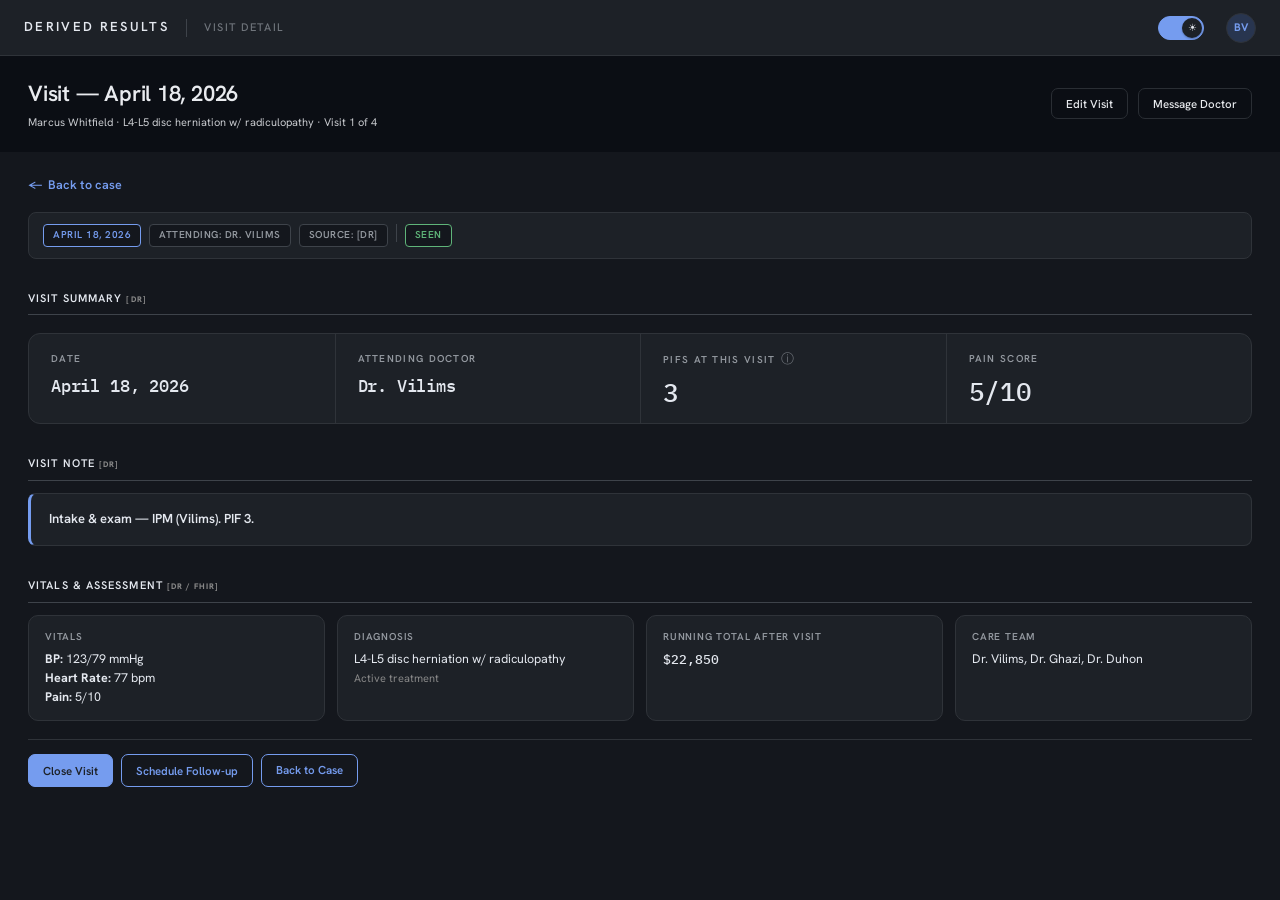
<file: visit-detail.html>
<!DOCTYPE html>
<html lang="en">
<head>
    <meta charset="UTF-8">
    <meta name="viewport" content="width=device-width, initial-scale=1.0">
    <title>Derived Results | Visit Detail</title>
    <link rel="preconnect" href="https://fonts.googleapis.com">
    <link rel="preconnect" href="https://fonts.gstatic.com" crossorigin>
    <link href="https://fonts.googleapis.com/css2?family=Hanken+Grotesk:wght@400;500;600;700&family=IBM+Plex+Mono:wght@400;500&display=swap" rel="stylesheet">
    <link rel="stylesheet" href="styles.css?v=9">
</head>
<body style="overflow:auto;">
    <a href="#detailBody" class="skip-link">Skip to main content</a>
    <header>
        <div class="header-brand">
            <a class="logo-area" href="dashboard.html?view=DR_BRAD&tier=daily">DERIVED&nbsp;RESULTS</a>
            <span class="adx-brand-sep"></span>
            <span class="adx-eyebrow">Visit Detail</span>
        </div>
        <div class="adx-header-right">
            <button id="adxThemeToggle" class="adx-theme-toggle" onclick="adxToggleTheme()"
                    aria-label="Toggle light / dark theme" aria-pressed="false" type="button">
                <span class="knob">☀</span>
            </button>
            <div class="adx-avatar" aria-hidden="true">BV</div>
        </div>
    </header>
    <div id="detailHeader" class="detail-header"></div>
    <main id="detailBody" class="adx-detail-body" tabindex="-1"></main>

    <script src="./adx-data.js?v=9"></script>
    <script src="./adx-config.js?v=9"></script>
    <script>
    (function () {
        var params = new URLSearchParams(location.search);
        var view = params.get("view") || "DR_BRAD";
        var c = adxCase(params.get("case")) || ADX_CASES[0];
        var idx = parseInt(params.get("i"), 10); if (isNaN(idx)) idx = 0;
        var visit = c.visits[idx] || c.visits[0];
        var ipm = adxProvider(c.ipmId);
        function esc(s){ return String(s==null?"":s).replace(/&/g,"&amp;").replace(/</g,"&lt;").replace(/>/g,"&gt;"); }
        function money(n){ return "$" + Number(n).toLocaleString(); }
        function fmt(d){ if(!d) return "—"; var p=d.split("-"); var mo=["January","February","March","April","May","June","July","August","September","October","November","December"]; return mo[parseInt(p[1],10)-1]+" "+parseInt(p[2],10)+", "+p[0]; }

        // PIF recorded at this visit (parsed from the note when present).
        var pifMatch = (visit.note || "").match(/PIF (\d+)/);
        var pifAtVisit = pifMatch ? pifMatch[1] : "—";
        var visitNum = idx + 1;

        // Deterministic, realistic-looking vitals derived from the case (stable, no RNG).
        var seed = c.id.charCodeAt(4) + idx;
        var sys = 118 + (seed % 22), dia = 72 + (seed % 14), hr = 64 + (seed % 18), pain = Math.max(1, 8 - (parseInt(pifAtVisit,10) || 4) + (idx % 2));

        document.title = "ADX | Visit — " + c.beneficiary + " " + fmt(visit.date);
        document.getElementById("detailHeader").innerHTML =
            '<div><h2 style="margin:0;">Visit — ' + fmt(visit.date) + '</h2>' +
            '<div style="font-size:0.85rem; opacity:0.85; margin-top:4px;">' + esc(c.beneficiary) + ' · ' + esc(c.diagnosis) + ' · Visit ' + visitNum + ' of ' + c.visits.length + '</div></div>' +
            '<div class="header-actions"><button class="btn btn-action" onclick="alert(\'Opens this visit note for editing.\')">Edit Visit</button>' +
            '<button class="btn btn-action" onclick="alert(\'Message sent to ' + esc(ipm.name) + '.\')">Message Doctor</button></div>';

        var html =
            '<a class="adx-back" href="case-detail.html?id=' + c.id + '&view=' + view + '"><span aria-hidden="true">←</span> Back to case</a>' +
            '<div class="visit-context">' +
                '<span class="ctx-badge navy">' + esc(fmt(visit.date)) + '</span>' +
                '<span class="ctx-badge muted">Attending: ' + esc(ipm.shortName || ipm.name) + '</span>' +
                '<span class="ctx-badge muted">Source: [' + esc(visit.source) + ']</span>' +
                '<span class="ctx-sep"></span>' +
                '<span class="ctx-badge ' + (c.scheduling==="No-show" && idx===c.visits.length-1 ? "red" : "green") + '">' + (c.scheduling==="No-show" && idx===c.visits.length-1 ? "No-show" : "Seen") + '</span>' +
            '</div>' +

            '<div class="section-header"><h3>Visit Summary <span style="font-size:0.62rem; font-weight:800; color:#888;">[DR]</span></h3></div>' +
            '<div class="daily-grid">' +
                '<div class="daily-stat"><span class="stat-label">Date</span><span class="stat-value" style="font-size:1.3rem;">' + esc(fmt(visit.date)) + '</span></div>' +
                '<div class="daily-stat"><span class="stat-label">Attending Doctor</span><span class="stat-value" style="font-size:1.3rem;">' + esc(ipm.shortName || ipm.name) + '</span></div>' +
                '<div class="daily-stat"><span class="stat-label">PIFs at This Visit ' + adxInfo("pif") + '</span><span class="stat-value" style="font-size:2rem;">' + pifAtVisit + '</span></div>' +
                '<div class="daily-stat"><span class="stat-label">Pain Score</span><span class="stat-value" style="font-size:2rem;">' + pain + '/10</span></div>' +
            '</div>' +

            '<div class="section-header"><h3>Visit Note <span style="font-size:0.62rem; font-weight:800; color:#888;">[DR]</span></h3></div>' +
            '<div class="inherited-data-box"><p style="margin:0; font-weight:600;">' + esc(visit.note) + '</p></div>' +

            '<div class="section-header"><h3>Vitals &amp; Assessment <span style="font-size:0.62rem; font-weight:800; color:#888;">[DR / FHIR]</span></h3></div>' +
            '<div class="deep-grid">' +
                '<div class="deep-card"><h4>Vitals</h4><p><b>BP:</b> ' + sys + '/' + dia + ' mmHg<br><b>Heart Rate:</b> ' + hr + ' bpm<br><b>Pain:</b> ' + pain + '/10</p></div>' +
                '<div class="deep-card"><h4>Diagnosis</h4><p>' + esc(c.diagnosis) + '<br><span style="color:#888; font-size:0.85rem;">' + esc(c.diagnosisStatus) + '</span></p></div>' +
                '<div class="deep-card"><h4>Running Total After Visit</h4><p class="adx-big" style="color:var(--primary-navy);">' + money(c.runningTotal) + '</p></div>' +
                '<div class="deep-card"><h4>Care Team</h4><p>' + esc(ipm.shortName || ipm.name) + (c.teamProviderIds.length ? ', ' + c.teamProviderIds.map(function(id){ var p=adxProvider(id); return esc(p.shortName||p.name); }).join(", ") : "") + '</p></div>' +
            '</div>' +

            '<div class="visit-actions">' +
                '<button class="btn-visit primary" onclick="alert(\'Visit closed.\')">Close Visit</button>' +
                '<button class="btn-visit outline" onclick="alert(\'Follow-up scheduled.\')">Schedule Follow-up</button>' +
                '<a class="btn-visit outline" href="case-detail.html?id=' + c.id + '&view=' + view + '" style="text-decoration:none;">Back to Case</a>' +
            '</div>';

        document.getElementById("detailBody").innerHTML = html;
    })();
    </script>
</body>
</html>
</file>
<file: styles.css>
/* ============================================================
   Derived Results — Network Dashboard
   Visual System v6 — Claude Design redesign
   - Presentation layer only. No content / structural changes.
   - Tokens (OKLCH) drive light + dark themes. Override --accent
     in one place to rebrand.
   - Hairlines, not fills. Status = shape + label (colorblind-safe).
   ============================================================ */

/* -----------------------------------------------------------
   TOKENS
   ----------------------------------------------------------- */
:root {
    /* Light theme (default) */
    --bg:           oklch(0.985 0.003 250);
    --surface:      oklch(1 0 0);
    --surface-2:    oklch(0.972 0.004 250);
    --sidebar:      oklch(0.205 0.018 255);
    --sidebar-ink:  oklch(0.97 0.005 255);
    --sidebar-muted:oklch(0.66 0.015 255);
    --sidebar-line: oklch(0.33 0.02 255);
    --sidebar-sel:  oklch(0.27 0.02 255);
    --ink:          oklch(0.26 0.012 255);
    --muted:        oklch(0.53 0.012 255);
    --faint:        oklch(0.66 0.01 255);
    --line:         oklch(0.92 0.004 255);
    --line-2:       oklch(0.87 0.005 255);
    --accent:       oklch(0.52 0.13 264);
    --accent-soft:  oklch(0.95 0.03 264);
    --clay:         oklch(0.55 0.15 25);
    --amber:        oklch(0.60 0.10 70);
    --green:        oklch(0.52 0.10 150);

    --rowpad: 11px;
    --num-font: 'IBM Plex Mono', ui-monospace, monospace;
    --ui-font:  'Hanken Grotesk', system-ui, sans-serif;
}

html[data-theme="dark"] {
    --bg:           oklch(0.205 0.012 260);
    --surface:      oklch(0.245 0.014 260);
    --surface-2:    oklch(0.288 0.015 260);
    --sidebar:      oklch(0.165 0.012 260);
    --sidebar-ink:  oklch(0.94 0.006 260);
    --sidebar-muted:oklch(0.62 0.014 260);
    --sidebar-line: oklch(0.30 0.012 260);
    --sidebar-sel:  oklch(0.30 0.018 260);
    --ink:          oklch(0.93 0.01 260);
    --muted:        oklch(0.68 0.012 260);
    --faint:        oklch(0.56 0.012 260);
    --line:         oklch(0.32 0.012 260);
    --line-2:       oklch(0.38 0.014 260);
    --accent:       oklch(0.70 0.13 264);
    --accent-soft:  oklch(0.33 0.05 264);
    --clay:         oklch(0.67 0.15 28);
    --amber:        oklch(0.74 0.11 75);
    --green:        oklch(0.70 0.12 152);
}

/* -----------------------------------------------------------
   RESET / BASE
   ----------------------------------------------------------- */
*, *::before, *::after { box-sizing: border-box; }
html, body {
    margin: 0; padding: 0;
    height: 100vh; width: 100vw; overflow: hidden;
    background: var(--bg); color: var(--ink);
    font-family: var(--ui-font);
    font-size: 13px; line-height: 1.45;
    -webkit-font-smoothing: antialiased; text-rendering: optimizeLegibility;
}
body { display: flex; flex-direction: column; }

::-webkit-scrollbar { width: 9px; height: 9px; }
::-webkit-scrollbar-thumb { background: oklch(0.7 0.01 255 / 0.35); border-radius: 6px; }
::-webkit-scrollbar-track { background: transparent; }

a { color: var(--accent); text-decoration: none; }
a:hover { text-decoration: underline; }
a:focus-visible, button:focus-visible, select:focus-visible {
    outline: 2px solid var(--accent); outline-offset: 2px; border-radius: 3px;
}

/* -----------------------------------------------------------
   ACCESSIBILITY UTILITIES
   ----------------------------------------------------------- */
.sr-only {
    position: absolute; width: 1px; height: 1px; padding: 0; margin: -1px;
    overflow: hidden; clip: rect(0,0,0,0); white-space: nowrap; border: 0;
}
.skip-link {
    position: absolute; left: -999px; top: 0; z-index: 2000;
    background: var(--sidebar); color: var(--sidebar-ink); padding: 10px 14px;
    font-weight: 600; font-size: 13px; border-radius: 0 0 6px 0;
}
.skip-link:focus { left: 0; }
.hidden { display: none !important; }

/* -----------------------------------------------------------
   TOP NAV (56px)
   ----------------------------------------------------------- */
header {
    flex: none; height: 56px;
    display: flex; align-items: center; justify-content: space-between;
    padding: 0 24px; background: var(--surface);
    border-bottom: 1px solid var(--line);
}
.header-brand { display: flex; align-items: center; gap: 11px; }
.logo-area {
    font-size: 13px; font-weight: 600; letter-spacing: 0.18em;
    color: var(--ink); text-transform: uppercase; text-decoration: none;
    cursor: pointer;
}
.logo-area:hover { text-decoration: none; color: var(--ink); }
.adx-brand-sep {
    width: 1px; height: 18px; background: var(--line-2); margin: 0 6px; flex: none;
}
.adx-eyebrow {
    font-size: 11px; letter-spacing: 0.14em; color: var(--faint);
    text-transform: uppercase; font-weight: 500;
}
/* Header tier-nav only — DO NOT use the bare `nav` selector or it bleeds
   into the sidebar's <nav class="list-container">, which would lay the
   physician groups out side-by-side instead of stacking. */
header nav { display: flex; align-items: stretch; gap: 26px; height: 100%; }
header nav a {
    display: flex; align-items: center; height: 100%;
    font-size: 13px; font-weight: 500; color: var(--muted);
    border-bottom: 2px solid transparent;
    text-decoration: none; cursor: pointer;
    transition: color .15s ease;
}
header nav a:hover { color: var(--ink); text-decoration: none; }
header nav a.active {
    color: var(--ink); font-weight: 600;
    border-bottom-color: var(--accent);
}
.adx-header-right {
    display: flex; align-items: center; gap: 22px; height: 100%;
}

/* Theme toggle pill (46x24) */
.adx-theme-toggle {
    position: relative; width: 46px; height: 24px; flex: none;
    border-radius: 999px; cursor: pointer; padding: 0;
    background: var(--line-2); border: 1px solid var(--line-2);
    transition: background .22s ease, border-color .22s ease;
}
html[data-theme="dark"] .adx-theme-toggle { background: var(--accent); border-color: var(--accent); }
.adx-theme-toggle .knob {
    position: absolute; top: 1px; left: 1px; width: 20px; height: 20px;
    border-radius: 50%; background: var(--surface);
    box-shadow: 0 1px 2px rgba(0,0,0,.28);
    display: flex; align-items: center; justify-content: center;
    font-size: 10px; line-height: 1; color: var(--ink);
    transform: translateX(0); transition: transform .22s ease;
}
html[data-theme="dark"] .adx-theme-toggle .knob { transform: translateX(22px); }

/* Avatar circle */
.adx-avatar {
    width: 30px; height: 30px; border-radius: 50%;
    background: var(--accent-soft); color: var(--accent);
    border: 1px solid var(--line);
    display: flex; align-items: center; justify-content: center;
    font-size: 11px; font-weight: 700; letter-spacing: 0.03em;
}

/* -----------------------------------------------------------
   LAYOUT WRAPPER
   ----------------------------------------------------------- */
.wrapper {
    flex: 1; display: flex; min-height: 0;
    width: 100%; overflow: hidden;
}

/* -----------------------------------------------------------
   SIDEBAR (264px) — "Current View" + "View As"
   ----------------------------------------------------------- */
.sidebar {
    flex: none; width: 264px;
    background: var(--sidebar); color: var(--sidebar-ink);
    overflow-y: auto;
}
.adx-current-view {
    padding: 20px 18px 16px;
    border-bottom: 1px solid var(--sidebar-line);
    background: transparent;
}
.adx-current-label {
    display: block;
    font-size: 10px; font-weight: 600;
    letter-spacing: 0.16em; text-transform: uppercase;
    color: var(--sidebar-muted);
}
.adx-current-title {
    display: block; font-size: 16px; font-weight: 600;
    margin-top: 7px; letter-spacing: -0.01em;
}
.adx-current-who {
    display: block; font-size: 11.5px;
    color: var(--sidebar-muted); margin-top: 5px; line-height: 1.45;
}

.list-container { padding: 16px 12px 24px; }
.adx-nav-intro {
    font-size: 10px; font-weight: 600;
    letter-spacing: 0.16em; text-transform: uppercase;
    color: var(--sidebar-muted); padding: 0 6px;
}
.adx-nav-group { margin-top: 16px; }
.adx-nav-group-label {
    font-size: 9.5px; font-weight: 600;
    letter-spacing: 0.14em; text-transform: uppercase;
    color: var(--sidebar-muted); padding: 0 6px;
    margin-bottom: 6px; opacity: 0.8;
}
.adx-nav-item {
    display: block; padding: 9px 10px 9px 12px;
    border-radius: 7px; margin-bottom: 2px; cursor: pointer;
    background: transparent; text-decoration: none;
    box-shadow: inset 2px 0 0 transparent;
    transition: background .12s ease;
}
.adx-nav-item:hover { background: var(--sidebar-sel); text-decoration: none; }
.adx-nav-item.active {
    background: var(--sidebar-sel);
    box-shadow: inset 2px 0 0 var(--accent);
}
.adx-nav-name {
    display: block; font-size: 12.5px; font-weight: 500;
    color: var(--sidebar-ink); letter-spacing: -0.005em;
}
.adx-nav-spec {
    display: block; font-size: 10.5px; color: var(--sidebar-muted);
    margin-top: 2px; line-height: 1.35;
}
.adx-nav-org {
    display: block; font-size: 10px; color: var(--sidebar-muted);
    margin-top: 1px; line-height: 1.35; opacity: 0.72;
}

/* -----------------------------------------------------------
   MAIN
   ----------------------------------------------------------- */
main {
    flex: 1; overflow: auto;
    padding: 24px 28px 40px;
    background: var(--bg);
}
.adx-content { padding: 0; }

/* Page header */
.adx-daily-head {
    display: flex; align-items: flex-end; justify-content: space-between;
    gap: 24px; flex-wrap: wrap;
}
.adx-h2 {
    margin: 0; font-size: 21px; font-weight: 600;
    letter-spacing: -0.02em; color: var(--ink);
}
.adx-sub {
    color: var(--faint); font-weight: 400;
    margin: 4px 0 0; font-size: 12px;
}

/* Status selector */
.adx-status-select { display: inline-flex; align-items: center; gap: 10px; }
.adx-status-label {
    font-size: 10px; font-weight: 600;
    letter-spacing: 0.12em; text-transform: uppercase; color: var(--muted);
}
.adx-status-select select {
    font-family: inherit; font-size: 12.5px; font-weight: 500;
    color: var(--ink); background: var(--surface);
    border: 1px solid var(--line-2); border-radius: 8px;
    padding: 8px 30px 8px 12px;
    appearance: none; -webkit-appearance: none; cursor: pointer;
    background-image:
        linear-gradient(45deg,  transparent 50%, var(--muted) 50%),
        linear-gradient(135deg, var(--muted) 50%, transparent 50%);
    background-position: calc(100% - 16px) 52%, calc(100% - 11px) 52%;
    background-size: 5px 5px, 5px 5px;
    background-repeat: no-repeat;
}

/* -----------------------------------------------------------
   KPI STRIP — single bordered card, hairline-split cells
   ----------------------------------------------------------- */
.daily-grid,
.adx-strip {
    margin-top: 18px;
    display: grid;
    grid-template-columns: repeat(auto-fit, minmax(180px, 1fr));
    background: var(--surface);
    border: 1px solid var(--line);
    border-radius: 12px;
    overflow: hidden;
}
.daily-stat {
    padding: 18px 22px;
    border-left: 1px solid var(--line);
    background: transparent;
}
.daily-stat:first-child { border-left: none; }
.stat-label {
    display: flex; align-items: center; gap: 5px;
    font-size: 10px; font-weight: 600;
    letter-spacing: 0.13em; text-transform: uppercase;
    color: var(--muted);
}
.stat-value {
    display: block;
    font-family: var(--num-font);
    font-size: 30px; font-weight: 500;
    line-height: 1; margin-top: 11px;
    color: var(--ink); letter-spacing: -0.01em;
}
.daily-stat.alert .stat-value { color: var(--clay); }

/* -----------------------------------------------------------
   SECTION HEADS
   ----------------------------------------------------------- */
.section-header {
    margin-top: 28px; margin-bottom: 12px;
    display: flex; align-items: baseline; justify-content: space-between;
    border-bottom: 1px solid var(--line-2);
    padding-bottom: 8px;
}
.section-header h3 {
    margin: 0; font-size: 11px; font-weight: 600;
    letter-spacing: 0.10em; text-transform: uppercase; color: var(--ink);
}
.adx-src-tag {
    font-size: 9.5px; font-weight: 600; color: var(--faint);
    letter-spacing: 0.04em;
}
.adx-src-tag.src-dr   { color: var(--accent); }
.adx-src-tag.src-fhir { color: var(--green); }
.adx-src-tag.src-sf   { color: var(--amber); }

/* -----------------------------------------------------------
   TABLE
   ----------------------------------------------------------- */
.adx-table-wrap {
    margin-top: 18px;
    background: var(--surface);
    border: 1px solid var(--line);
    border-radius: 12px;
    overflow: hidden;
}
.adx-table {
    width: 100%; min-width: 1140px;
    border-collapse: collapse;
    background: transparent;
}
.adx-table caption { text-align: left; }
.adx-table thead th {
    text-align: left;
    font-size: 10px; font-weight: 600;
    letter-spacing: 0.07em; text-transform: uppercase;
    color: var(--muted);
    padding: 13px 12px;
    border-bottom: 1px solid var(--line-2);
    white-space: nowrap; cursor: help;
    background: transparent; position: static; top: auto;
    vertical-align: middle;
}
.adx-table thead th:first-child { padding-left: 16px; }
.adx-table thead th:last-child  { padding-right: 16px; }
.adx-sort {
    background: none; border: none; padding: 0;
    font-family: inherit; cursor: pointer;
    font-size: inherit; font-weight: inherit;
    text-transform: inherit; letter-spacing: inherit; color: inherit;
    display: inline-flex; align-items: center;
}
.adx-sort span:first-child,
.adx-table thead th > span:first-child {
    border-bottom: 1px dotted var(--line-2); padding-bottom: 1px;
}
.adx-sort:hover { color: var(--ink); }
.adx-sort-ind {
    opacity: 0.6; font-size: 10px;
    margin-left: 4px; font-weight: 600;
}

.adx-table tbody tr {
    border-bottom: 1px solid var(--line);
    transition: background .12s ease;
}
.adx-table tbody tr:last-child { border-bottom: none; }
.adx-table tbody tr:hover { background: var(--surface-2); }
.adx-table tbody tr.adx-row-urgent,
.adx-table tbody tr.adx-row-warn { background: transparent; }

.adx-table tbody td {
    padding: var(--rowpad) 12px;
    vertical-align: top;
    color: var(--ink);
    font-size: 12.5px;
    line-height: 1.4;
}
.adx-table tbody td:first-child {
    padding-left: 16px; box-shadow: inset 3px 0 0 transparent;
}
.adx-table tbody tr.adx-row-urgent > td:first-child { box-shadow: inset 3px 0 0 var(--clay); }
.adx-table tbody tr.adx-row-warn   > td:first-child { box-shadow: inset 3px 0 0 var(--amber); }
.adx-table tbody td:last-child { padding-right: 16px; }

/* Numeric / mono columns */
.adx-money,
.adx-mono {
    font-family: var(--num-font); font-weight: 500;
    color: var(--ink); white-space: nowrap;
}
.adx-warn-text { color: var(--clay); font-family: var(--num-font); }
.adx-ok-text   { color: var(--green); font-weight: 600; }
.adx-muted     { color: var(--faint); }

/* Case + diagnosis */
.adx-link { color: var(--accent); font-weight: 600; }
.adx-link:hover { text-decoration: underline; }
.adx-dx { color: var(--ink); font-size: 12.5px; line-height: 1.35; }
.adx-dx-status {
    font-size: 9.5px; font-weight: 600;
    letter-spacing: 0.06em; text-transform: uppercase;
    color: var(--faint); margin-top: 5px;
}

.adx-pill {
    display: inline-block;
    font-size: 8.5px; font-weight: 700;
    letter-spacing: 0.08em; text-transform: uppercase;
    padding: 1px 5px; border-radius: 3px;
    vertical-align: middle;
}
.adx-pill-new {
    color: var(--accent); border: 1px solid var(--accent); background: transparent;
}
.adx-pill-warn { color: var(--clay); border: 1px solid var(--clay); background: transparent; }
.adx-pill-good { color: var(--green); border: 1px solid var(--green); background: transparent; }

/* PIFs / deltas */
.adx-pif {
    display: inline-flex; align-items: center; gap: 6px;
    font-family: var(--num-font); font-size: 13px;
}
.adx-pif .pif-start { color: var(--faint); font-weight: 400; }
.adx-pif .pif-arrow { color: var(--faint); font-size: 11px; }
.adx-pif .pif-now   { color: var(--ink); font-weight: 600; }
.adx-pif .pif-delta { font-size: 10.5px; font-weight: 600; margin-left: 1px; }
.adx-pif-up   .pif-delta { color: var(--green); }
.adx-pif-down .pif-delta { color: var(--clay); }
.adx-pif-flat .pif-delta { color: var(--faint); }

.adx-delta {
    font-family: var(--num-font); font-size: 11.5px;
    font-weight: 500; white-space: nowrap;
}
.adx-delta-good { color: var(--green); }
.adx-delta-bad  { color: var(--clay); }
.adx-vs-stack > div + div { margin-top: 3px; }

/* -----------------------------------------------------------
   FLAGS — shape + label (colorblind-safe)
   ----------------------------------------------------------- */
.adx-flags-cell {
    display: flex; flex-direction: column; gap: 5px;
}
.adx-flag {
    display: inline-flex; align-items: center; gap: 7px;
    font-size: 9.5px; font-weight: 600;
    letter-spacing: 0.05em; text-transform: uppercase;
    color: var(--ink);
}
.adx-flag-marker {
    width: 12px; height: 10px; flex: none;
    display: inline-flex; align-items: center; justify-content: center;
}
.adx-flag-text { white-space: nowrap; }

/* Marker shapes */
.adx-mk { display: inline-block; flex: none; }
.adx-mk-triangle {
    width: 0; height: 0;
    border-left: 4px solid transparent; border-right: 4px solid transparent;
    border-bottom: 8px solid currentColor;
}
.adx-mk-diamond {
    width: 7px; height: 7px; background: currentColor; transform: rotate(45deg);
}
.adx-mk-square { width: 7px; height: 7px; background: currentColor; }
.adx-mk-ring {
    width: 9px; height: 9px; border: 2px solid currentColor;
    border-radius: 50%; box-sizing: border-box;
}
.adx-mk-bar    { width: 9px; height: 3px; background: currentColor; border-radius: 1px; }
.adx-mk-dot    { width: 6px; height: 6px; background: currentColor; border-radius: 50%; }

/* Larger scheduling markers */
.adx-mk-triangle-lg {
    width: 0; height: 0;
    border-left: 5px solid transparent; border-right: 5px solid transparent;
    border-bottom: 9px solid currentColor;
}
.adx-mk-diamond-lg {
    width: 8px; height: 8px; background: currentColor; transform: rotate(45deg);
}
.adx-mk-ring-lg {
    width: 9px; height: 9px; border: 2px solid currentColor;
    border-radius: 50%; box-sizing: border-box;
}
.adx-mk-dot-lg { width: 9px; height: 9px; background: currentColor; border-radius: 50%; }

/* Color carriers (reinforcement only — never the sole signal) */
.adx-color-clay  { color: var(--clay); }
.adx-color-amber { color: var(--amber); }
.adx-color-green { color: var(--green); }
.adx-color-muted { color: var(--muted); }
.adx-color-accent{ color: var(--accent); }

/* Scheduling cell */
.adx-sched {
    display: inline-flex; align-items: center; gap: 7px;
}
.adx-sched-label {
    font-size: 10px; font-weight: 600;
    letter-spacing: 0.05em; text-transform: uppercase; color: var(--ink);
}

/* Next visit */
.adx-next { font-size: 12px; white-space: nowrap; color: var(--muted); }
.adx-next-bad { color: var(--clay); }

/* -----------------------------------------------------------
   QUICK ACTIONS — stacked text links
   ----------------------------------------------------------- */
.adx-row-actions {
    display: flex; flex-direction: column; gap: 6px; align-items: flex-start;
}
.adx-actlink {
    background: none; border: none; padding: 0;
    font-family: var(--ui-font);
    font-size: 11.5px; cursor: pointer;
    color: var(--accent); font-weight: 600;
    text-decoration: none;
}
.adx-actlink:hover { text-decoration: underline; }
.adx-actlink-alert { color: var(--clay); font-weight: 500; }
.adx-actlink-secondary { color: var(--accent); font-weight: 500; }

/* -----------------------------------------------------------
   TABLE FOOTER — shape legend
   ----------------------------------------------------------- */
.adx-table-foot {
    display: flex; align-items: center; justify-content: space-between;
    padding: 13px 16px;
    border-top: 1px solid var(--line);
    font-size: 11px; color: var(--faint);
}
.adx-shape-legend { display: flex; align-items: center; gap: 16px; flex-wrap: wrap; }
.adx-shape-legend .lg-item { display: flex; align-items: center; gap: 6px; }

/* -----------------------------------------------------------
   TOOLTIPS — portal-style fixed positioning, never clipped
   ----------------------------------------------------------- */
.adx-info-wrap { position: relative; display: inline-block; }
.adx-info {
    background: none; border: none; padding: 0 0 0 1px; margin: 0;
    cursor: help; color: var(--muted);
    font-size: 13px; line-height: 1;
    opacity: 0.65; font-family: inherit;
    vertical-align: baseline;
}
.adx-info:hover, .adx-info:focus-visible { opacity: 1; color: var(--accent); }
/* The actual tip card is moved to a single portal node by JS so it never
   clips at the table scroll container's edge. */
#adxTooltip {
    position: fixed; z-index: 1000; pointer-events: none;
    width: 260px; max-width: 80vw;
    background: var(--sidebar); color: var(--sidebar-ink);
    border: 1px solid var(--sidebar-line);
    border-radius: 9px; padding: 11px 13px;
    box-shadow: 0 10px 30px rgba(0,0,0,0.22);
    font-family: var(--ui-font); display: none;
}
#adxTooltip.show { display: block; }
#adxTooltip .tip-title {
    font-size: 9px; font-weight: 700;
    letter-spacing: 0.10em; text-transform: uppercase;
    color: var(--accent); margin-bottom: 5px;
}
#adxTooltip .tip-body {
    font-size: 11.5px; line-height: 1.5; color: var(--sidebar-ink);
}

/* The inline .adx-info-tip nodes (previously absolute) are now hidden;
   their textContent is read by the portal. */
.adx-info-tip { display: none !important; }

/* -----------------------------------------------------------
   DETAIL PAGES (case / provider / referral / visit)
   ----------------------------------------------------------- */
.detail-header {
    background: var(--sidebar); color: var(--sidebar-ink);
    padding: 22px 28px;
    display: flex; align-items: center; justify-content: space-between;
    flex-wrap: wrap; gap: 16px;
}
.detail-header h2 {
    margin: 0; font-size: 22px; font-weight: 600;
    letter-spacing: -0.01em; color: var(--sidebar-ink);
}
.header-actions { display: flex; gap: 10px; }
.btn { font-family: inherit; cursor: pointer; }
.btn-action {
    background: transparent;
    color: var(--sidebar-ink);
    border: 1px solid var(--sidebar-line);
    padding: 7px 14px; border-radius: 7px;
    font-size: 11.5px; font-weight: 500;
    transition: background .12s ease;
}
.btn-action:hover { background: var(--sidebar-sel); }

.adx-detail-body {
    padding: 24px 28px 40px;
    background: var(--bg);
    max-width: none;
    overflow-y: auto;
}
.adx-detail-body .section-header { margin-top: 32px; }
.adx-detail-body .section-header:first-of-type { margin-top: 20px; }

.adx-back {
    display: inline-flex; align-items: center; gap: 6px;
    font-weight: 600; color: var(--accent);
    text-decoration: none; font-size: 12.5px;
    margin-bottom: 18px;
}
.adx-back:hover { text-decoration: underline; }

/* Episodes selector (multi-diagnosis) */
.adx-episodes {
    display: flex; flex-wrap: wrap; align-items: center; gap: 8px;
    background: var(--surface);
    border: 1px solid var(--line);
    border-left: 3px solid var(--accent);
    border-radius: 8px; padding: 12px 14px;
    margin-bottom: 18px;
}
.adx-episodes-label {
    font-size: 10px; font-weight: 600;
    letter-spacing: 0.08em; text-transform: uppercase;
    color: var(--muted); margin-right: 4px;
}
.adx-episode {
    font-size: 12px; font-weight: 500;
    text-decoration: none; color: var(--accent);
    background: transparent; border: 1px solid var(--line-2);
    border-radius: 5px; padding: 4px 10px;
}
a.adx-episode:hover { background: var(--accent-soft); }
.adx-episode.current {
    background: var(--accent); color: var(--surface);
    border-color: var(--accent); font-weight: 600;
}
.adx-episode-now { font-weight: 500; opacity: 0.85; }

/* Visit context strip + badges */
.visit-context {
    display: flex; flex-wrap: wrap; gap: 8px;
    padding: 11px 14px;
    background: var(--surface); border: 1px solid var(--line);
    border-radius: 8px; margin-bottom: 18px;
}
.ctx-badge {
    display: inline-flex; align-items: center; gap: 5px;
    font-size: 10px; font-weight: 600;
    letter-spacing: 0.05em; text-transform: uppercase;
    padding: 3px 9px; border-radius: 4px;
    color: var(--ink); background: var(--bg);
    border: 1px solid var(--line-2);
}
.ctx-badge.green { color: var(--green); border-color: var(--green); }
.ctx-badge.red   { color: var(--clay);  border-color: var(--clay); }
.ctx-badge.yellow{ color: var(--amber); border-color: var(--amber); }
.ctx-badge.navy  { color: var(--accent); border-color: var(--accent); }
.ctx-badge.muted { color: var(--muted); border-color: var(--line-2); }
.ctx-sep { width: 1px; height: 18px; background: var(--line-2); }

/* Deep cards */
.deep-grid {
    display: grid; grid-template-columns: repeat(auto-fit, minmax(220px, 1fr));
    gap: 12px; margin-bottom: 18px;
}
.deep-card {
    background: var(--surface); border: 1px solid var(--line);
    border-radius: 10px; padding: 14px 16px;
}
.deep-card h4 {
    margin: 0 0 6px;
    font-size: 10px; font-weight: 600;
    letter-spacing: 0.08em; text-transform: uppercase;
    color: var(--muted);
}
.deep-card p {
    margin: 0; font-size: 12.5px; color: var(--ink); line-height: 1.5;
}
.deep-card.alert-card { border-color: var(--clay); }
.deep-card.alert-card h4 { color: var(--clay); }
.deep-card.muted-card { opacity: 0.85; }
.adx-big { font-size: 24px; font-weight: 500; font-family: var(--num-font); margin: 4px 0 0; color: var(--ink); }

/* Plan / inherited box */
.inherited-data-box {
    background: var(--surface); border: 1px solid var(--line);
    border-left: 3px solid var(--accent);
    border-radius: 8px; padding: 16px 18px; margin: 6px 0 18px;
}
.visit-actions {
    display: flex; flex-wrap: wrap; gap: 8px;
    padding-top: 14px; margin-top: 12px;
    border-top: 1px solid var(--line);
}
.btn-visit {
    font-family: inherit; cursor: pointer;
    font-size: 11.5px; font-weight: 600;
    padding: 7px 14px; border-radius: 7px;
    border: 1px solid var(--accent);
    background: var(--accent); color: var(--surface);
}
.btn-visit:hover { filter: brightness(0.95); }
.btn-visit.outline {
    background: transparent; color: var(--accent);
}
.btn-visit.outline:hover { background: var(--accent-soft); }
.btn-visit.alert {
    background: var(--clay); border-color: var(--clay); color: var(--surface);
}

/* Cost table */
.table-custom {
    width: 100%; border-collapse: collapse;
    background: var(--surface); border: 1px solid var(--line);
    border-radius: 8px; overflow: hidden; margin-bottom: 18px;
}
.table-custom th, .table-custom td {
    padding: 10px 14px; text-align: left;
    border-bottom: 1px solid var(--line);
    font-size: 12.5px; color: var(--ink);
}
.table-custom th {
    background: transparent;
    font-size: 10px; font-weight: 600;
    letter-spacing: 0.07em; text-transform: uppercase;
    color: var(--muted); border-bottom: 1px solid var(--line-2);
}
.table-custom tr:last-child td { border-bottom: none; }
.adx-cost-table td:last-child {
    text-align: right; font-family: var(--num-font);
    font-weight: 500; color: var(--ink); white-space: nowrap;
}
.adx-cost-total td {
    border-top: 1px solid var(--line-2);
    background: var(--surface-2); font-weight: 600;
}

/* Timeline (visit history) */
.adx-timeline { list-style: none; padding: 0; margin: 0; }
.adx-timeline li {
    border-left: 2px solid var(--line-2);
    padding: 0 0 14px 14px; position: relative;
}
.adx-timeline li::before {
    content: ""; position: absolute; left: -5px; top: 4px;
    width: 8px; height: 8px; border-radius: 50%;
    background: var(--accent);
}
.adx-timeline .tl-date {
    font-weight: 600; font-size: 12px;
    color: var(--ink); display: flex; align-items: center; gap: 6px;
}
.adx-timeline .tl-note {
    font-size: 12.5px; color: var(--muted); margin-top: 3px;
}
.adx-auto-badge {
    display: inline-block;
    font-size: 8.5px; font-weight: 700;
    text-transform: uppercase; letter-spacing: 0.05em;
    color: var(--green); border: 1px solid var(--green);
    background: transparent; padding: 1px 5px;
    border-radius: 3px;
}

/* PIFs trend (case-detail bar chart) */
.adx-trend {
    display: flex; align-items: flex-end; gap: 10px; height: 130px;
    background: var(--surface); border: 1px solid var(--line);
    border-radius: 10px; padding: 12px 16px 8px;
    margin-bottom: 18px;
}
.adx-trend-col { display: flex; flex-direction: column; align-items: center; justify-content: flex-end; height: 100%; }
.adx-trend-bar {
    width: 30px; background: var(--accent); border-radius: 4px 4px 0 0;
    display: flex; align-items: flex-start; justify-content: center; min-height: 8px;
}
.adx-trend-val { color: var(--surface); font-size: 10px; font-weight: 600; padding-top: 2px; font-family: var(--num-font); }
.adx-trend-x { font-size: 10px; font-weight: 500; color: var(--muted); margin-top: 4px; font-family: var(--num-font); }
.adx-trend-target {
    margin-left: auto; align-self: center;
    font-size: 10px; font-weight: 600; color: var(--muted);
    text-transform: uppercase; letter-spacing: 0.08em;
}

/* Composite scorecards */
.clinical-scorecard {
    display: grid; grid-template-columns: repeat(auto-fit, minmax(200px, 1fr));
    gap: 12px; margin-bottom: 18px;
}
.scorecard-card {
    background: var(--surface); border: 1px solid var(--line);
    border-radius: 10px; padding: 16px 18px;
}
.scorecard-label {
    font-size: 10px; font-weight: 600;
    letter-spacing: 0.08em; text-transform: uppercase;
    color: var(--muted);
}
.scorecard-value {
    font-family: var(--num-font); font-size: 32px; font-weight: 500;
    line-height: 1; margin-top: 10px; color: var(--ink); letter-spacing: -0.01em;
}
.scorecard-sub {
    font-size: 11px; color: var(--faint); margin-top: 6px;
}

/* Composite component category tags */
.adx-cat {
    font-size: 9.5px; font-weight: 600;
    padding: 2px 8px; border-radius: 10px;
    text-transform: uppercase; letter-spacing: 0.05em; white-space: nowrap;
    border: 1px solid var(--line-2);
}
.adx-cat-clinical { color: var(--accent); border-color: var(--accent); }
.adx-cat-mgmt     { color: var(--muted); }

/* Toast */
.adx-toast {
    position: fixed; bottom: 24px; left: 50%;
    transform: translateX(-50%) translateY(20px);
    background: var(--sidebar); color: var(--sidebar-ink);
    padding: 12px 18px; border-radius: 8px;
    font-weight: 500; font-size: 12.5px;
    box-shadow: 0 8px 24px rgba(0,0,0,0.3);
    opacity: 0; pointer-events: none;
    transition: .22s ease; z-index: 3000; max-width: 90vw;
}
.adx-toast.show { opacity: 1; transform: translateX(-50%) translateY(0); }

/* Source note */
.adx-source-note {
    font-size: 11px; color: var(--faint); margin-top: 10px;
}

/* -----------------------------------------------------------
   STRATEGIC — Demonstrated Systems Efficacy box
   ----------------------------------------------------------- */
.adx-efficacy {
    margin-top: 18px;
    background: var(--surface);
    border: 1px solid var(--line);
    border-radius: 12px;
    padding: 18px 22px 20px;
}
.adx-efficacy-head {
    font-size: 11px; font-weight: 600;
    letter-spacing: 0.10em; text-transform: uppercase; color: var(--ink);
}
.adx-efficacy-head span {
    color: var(--faint); font-weight: 500;
    letter-spacing: 0; text-transform: none;
}
.adx-efficacy-grid {
    display: grid;
    grid-template-columns: repeat(auto-fit, minmax(160px, 1fr));
    gap: 1px;
    margin-top: 14px;
    background: var(--line);              /* shows through as hairline separators */
    border: 1px solid var(--line);
    border-radius: 8px;
    overflow: hidden;
}
.adx-eff-item { background: var(--surface); padding: 14px 16px; }
.adx-eff-value {
    font-family: var(--num-font); font-size: 26px; font-weight: 500;
    color: var(--ink); letter-spacing: -0.01em; line-height: 1;
}
.adx-eff-label {
    font-size: 10px; font-weight: 600;
    letter-spacing: 0.08em; text-transform: uppercase;
    color: var(--muted); margin-top: 8px;
}
.adx-eff-trend { font-size: 11px; font-weight: 500; margin-top: 6px; }

/* Patient/diagnosis count badge in the Case cell */
.adx-dx-count {
    display: inline-block; font-size: 8.5px; font-weight: 700;
    letter-spacing: 0.06em; text-transform: uppercase;
    color: var(--muted); border: 1px solid var(--line-2);
    border-radius: 3px; padding: 1px 5px; vertical-align: middle;
    font-family: var(--num-font);
}

/* Aggregate total row + currently-viewed row in patient/diagnosis tables */
.adx-table tbody tr.adx-total-row { border-top: 1px solid var(--line-2); background: var(--surface-2); }
.adx-table tbody tr.adx-total-row td { font-weight: 600; }
.adx-table tbody tr.adx-row-current { background: var(--surface-2); }
.adx-table tbody tr.adx-row-current > td:first-child { box-shadow: inset 3px 0 0 var(--accent); }

/* -----------------------------------------------------------
   PRINT / RESPONSIVE
   ----------------------------------------------------------- */
@media (max-width: 900px) {
    .wrapper { flex-direction: column; }
    .sidebar { width: 100%; }
    html, body { overflow: auto; height: auto; }
    .adx-table thead { display: none; }
    .adx-table tbody tr { display: block; padding: 10px 0; border-bottom: 2px solid var(--line); }
    .adx-table tbody td { display: flex; justify-content: space-between; gap: 1rem; padding: 5px 16px; }
    .adx-table tbody td::before {
        content: attr(data-label);
        font-weight: 600; font-size: 10px;
        text-transform: uppercase; letter-spacing: 0.06em; color: var(--muted);
    }
    .adx-table tbody td:first-child { box-shadow: none; }
}
</file>
<file: pif-survey.css>
/* ============================================================
   PIF Survey — component styles
   Scoped under .pif-survey. Uses the shared OKLCH design tokens
   from styles.css (var(--bg), --surface, --ink, --accent, …) and
   the shared header / select / theme-toggle classes, so the survey
   belongs to the same design system without inheriting the
   dashboard's app-shell layout.
   Mobile-first; WCAG 2.2 AA (44px targets, visible focus, contrast).
   ============================================================ */

/* --- Layout: fixed header + scrolling content + fixed nav (from body flex column) --- */
.pif-survey .pif-main {
    padding: 20px 16px 28px;
    background: var(--bg);
}
.pif-survey .pif-shell {
    max-width: 680px;
    margin: 0 auto;
}

/* --- Cards & typography --- */
.pif-survey .card {
    background: var(--surface);
    border: 1px solid var(--line);
    border-radius: 14px;
    padding: 22px 22px 24px;
    margin-bottom: 16px;
}
.pif-survey h1 {
    margin: 0 0 10px;
    font-size: 24px; font-weight: 600; letter-spacing: -0.01em;
    color: var(--ink); text-wrap: pretty;
}
.pif-survey h2 {
    margin: 0 0 8px;
    font-size: 20px; font-weight: 600; letter-spacing: -0.01em;
    color: var(--ink); text-wrap: pretty;
}
.pif-survey p { margin: 0 0 12px; font-size: 15px; line-height: 1.55; color: var(--ink); }
.pif-survey .intro-lead { font-size: 16px; color: var(--ink); }
.pif-survey .muted { color: var(--muted); font-size: 14px; line-height: 1.5; }
.pif-survey strong { font-weight: 600; }

/* --- Progress "Section X of Y" --- */
.pif-survey .progress {
    max-width: 680px; margin: 0 auto 14px;
    font-family: var(--num-font);
    font-size: 11px; font-weight: 500; letter-spacing: 0.08em; text-transform: uppercase;
    color: var(--muted);
}

/* --- Region selection --- */
.pif-survey .region-row {
    border: 1px solid var(--line);
    border-radius: 10px;
    padding: 12px 14px;
    margin-bottom: 8px;
    background: var(--surface);
}
.pif-survey .region-row.checked { border-color: var(--accent); background: var(--accent-soft); }
.pif-survey .region-check {
    display: flex; align-items: flex-start; gap: 12px;
    cursor: pointer; min-height: 44px;
}
.pif-survey .region-check input[type="checkbox"] {
    width: 22px; height: 22px; margin-top: 2px; flex: none;
    accent-color: var(--accent); cursor: pointer;
}
.pif-survey .region-name { font-size: 15px; font-weight: 600; color: var(--ink); display: flex; align-items: center; flex-wrap: wrap; gap: 8px; }
.pif-survey .tag {
    font-size: 10px; font-weight: 600; letter-spacing: 0.04em; text-transform: uppercase;
    color: var(--accent); border: 1px solid var(--accent); border-radius: 4px; padding: 1px 6px;
}
.pif-survey .lat-group { display: flex; align-items: center; flex-wrap: wrap; gap: 8px; margin: 12px 0 2px 34px; }
.pif-survey .lat-label { font-size: 13px; color: var(--muted); font-weight: 600; margin-right: 2px; }
.pif-survey .seg {
    display: inline-flex; align-items: center; justify-content: center;
    min-height: 44px; min-width: 64px; padding: 0 14px;
    border: 1px solid var(--line-2); border-radius: 8px;
    font-size: 14px; font-weight: 500; color: var(--ink);
    background: var(--surface); cursor: pointer;
}
.pif-survey .seg input { position: absolute; opacity: 0; width: 1px; height: 1px; }
.pif-survey .seg.on { background: var(--accent); color: var(--surface); border-color: var(--accent); font-weight: 600; }
.pif-survey .seg:focus-within { outline: 2px solid var(--accent); outline-offset: 2px; }

/* --- Example prompts --- */
.pif-survey .examples {
    background: var(--surface-2); border: 1px dashed var(--line-2);
    border-radius: 10px; padding: 12px 14px; margin: 14px 0;
}
.pif-survey .ex-title { font-size: 13px; color: var(--muted); margin-bottom: 10px; line-height: 1.5; }
.pif-survey .chip {
    display: inline-block; margin: 0 8px 8px 0;
    min-height: 40px; padding: 8px 14px;
    border: 1px solid var(--line-2); border-radius: 20px;
    background: var(--surface); color: var(--accent);
    font-family: inherit; font-size: 14px; font-weight: 500; cursor: pointer;
    text-align: left;
}
.pif-survey .chip:hover { border-color: var(--accent); background: var(--accent-soft); }

/* --- Activities --- */
.pif-survey .activity {
    border: 1px solid var(--line); border-radius: 12px;
    padding: 16px; margin-bottom: 14px; background: var(--surface);
}
.pif-survey .act-head { display: flex; align-items: center; justify-content: space-between; gap: 12px; flex-wrap: wrap; margin-bottom: 6px; }
.pif-survey .activity input[type="text"] {
    flex: 1; min-width: 200px; min-height: 44px;
    padding: 10px 12px; border: 1px solid var(--line-2); border-radius: 8px;
    font-family: inherit; font-size: 15px; color: var(--ink); background: var(--surface);
}
.pif-survey .activity input[type="text"]:focus { outline: none; border-color: var(--accent); box-shadow: 0 0 0 3px var(--accent-soft); }
.pif-survey .locked-name { font-size: 15px; font-weight: 600; color: var(--ink); }
.pif-survey .lockicon { font-size: 12px; font-weight: 500; color: var(--muted); }
.pif-survey .last-score {
    font-family: var(--num-font); font-size: 12px; font-weight: 500;
    color: var(--muted); white-space: nowrap;
    border: 1px solid var(--line-2); border-radius: 6px; padding: 3px 8px;
}
.pif-survey .btn-remove, .pif-survey .btn-add, .pif-survey .btn-edit {
    font-family: inherit; cursor: pointer; background: none;
    border: 1px solid var(--line-2); border-radius: 8px;
    min-height: 40px; padding: 6px 14px; font-size: 13px; font-weight: 600; color: var(--accent);
}
.pif-survey .btn-remove { color: var(--clay); border-color: transparent; }
.pif-survey .btn-remove:hover { border-color: var(--clay); }
.pif-survey .btn-add { margin-top: 4px; border-style: dashed; }
.pif-survey .btn-add:hover, .pif-survey .btn-edit:hover { border-color: var(--accent); background: var(--accent-soft); }

/* --- Medication blocks (stacked, never side by side) --- */
.pif-survey .med-block { margin-top: 14px; }
.pif-survey .med-label {
    font-size: 12px; font-weight: 600; letter-spacing: 0.04em; text-transform: uppercase;
    color: var(--muted); margin-bottom: 8px;
}

/* --- Accessible 0–10 slider: horizontal continuum, handle starts OFF the track --- */
.pif-survey .pif-slider-wrap { margin-bottom: 4px; }
.pif-survey .pif-ends {
    display: flex; justify-content: space-between;
    font-size: 13px; font-weight: 600; color: var(--ink); margin-bottom: 6px;
}
.pif-survey .pif-slider {
    position: relative; padding: 12px 0; cursor: pointer; touch-action: none;
    outline-offset: 4px;
}
.pif-survey .pif-slider:focus-visible { outline: 2px solid var(--accent); }
.pif-survey .pif-track {
    position: relative; height: 8px; border-radius: 6px;
    background: var(--line-2);
}
.pif-survey .pif-fill { position: absolute; left: 0; top: 0; height: 100%; border-radius: 6px; background: var(--accent); }
.pif-survey .pif-thumb {
    position: absolute; top: 50%; width: 26px; height: 26px; margin-top: -13px;
    border-radius: 50%; background: var(--surface);
    border: 3px solid var(--accent); box-shadow: 0 1px 4px rgba(0,0,0,.25);
}
.pif-survey .pif-slider.unanswered .pif-thumb { border-color: var(--faint); background: var(--surface-2); }
.pif-survey .pif-slider.unanswered .pif-track { background: var(--line); }
.pif-survey .pif-scale {
    display: flex; justify-content: space-between;
    font-family: var(--num-font); font-size: 11px; color: var(--faint); margin-top: 8px;
}
.pif-survey .pif-val {
    font-family: var(--num-font); font-size: 13px; font-weight: 500;
    color: var(--muted); margin-top: 4px;
}
.pif-survey .pif-slider:not(.unanswered) + .pif-scale + .pif-val,
.pif-survey .pif-slider-wrap .pif-val { color: var(--ink); }

/* --- mRPQ-20 (Instrument B): equal-size, equally-spaced 0–4 targets --- */
.pif-survey .mrpq-item {
    border: 1px solid var(--line); border-radius: 12px;
    padding: 16px; margin-bottom: 12px; background: var(--surface);
}
.pif-survey .mrpq-q { font-size: 15px; font-weight: 600; color: var(--ink); margin-bottom: 12px; text-wrap: pretty; }
.pif-survey .mrpq-opts { display: grid; grid-template-columns: repeat(5, 1fr); gap: 8px; }
.pif-survey .mrpq-opt {
    display: flex; flex-direction: column; align-items: center; justify-content: center; gap: 4px;
    min-height: 64px; padding: 8px 4px;
    border: 1px solid var(--line-2); border-radius: 10px;
    background: var(--surface); cursor: pointer; text-align: center;
    font-size: 11px; line-height: 1.2; color: var(--muted);
}
.pif-survey .mrpq-opt .num { font-family: var(--num-font); font-size: 18px; font-weight: 500; color: var(--ink); }
.pif-survey .mrpq-opt.on { background: var(--accent); border-color: var(--accent); color: var(--surface); }
.pif-survey .mrpq-opt.on .num { color: var(--surface); }
.pif-survey .mrpq-opt:focus-visible { outline: 2px solid var(--accent); outline-offset: 2px; }

/* --- Review --- */
.pif-survey .review-item { border-top: 1px solid var(--line); padding: 14px 0; }
.pif-survey .review-item:first-of-type { border-top: none; }
.pif-survey .review-item .muted { margin-top: 4px; }

/* --- Results (score readout for the care team) --- */
.pif-survey .result-region {
    background: var(--surface); border: 1px solid var(--line);
    border-radius: 14px; padding: 18px 20px; margin-bottom: 14px;
    max-width: 680px; margin-left: auto; margin-right: auto;
}
.pif-survey .pill {
    font-size: 10px; font-weight: 600; letter-spacing: 0.05em; text-transform: uppercase;
    color: var(--accent); border: 1px solid var(--accent); border-radius: 20px; padding: 3px 10px;
    white-space: nowrap;
}
.pif-survey .metric {
    display: flex; justify-content: space-between; gap: 16px; align-items: baseline;
    padding: 8px 0; border-bottom: 1px solid var(--line);
}
.pif-survey .metric:last-of-type { border-bottom: none; }
.pif-survey .metric .lab { font-size: 13.5px; color: var(--muted); }
.pif-survey .metric .num { font-family: var(--num-font); font-size: 14px; font-weight: 500; color: var(--ink); text-align: right; }
.pif-survey .flag {
    display: inline-block; margin-top: 12px;
    font-size: 13px; font-weight: 600;
    border-radius: 8px; padding: 8px 12px;
    background: var(--surface-2); color: var(--muted); border: 1px solid var(--line-2);
}
.pif-survey .flag.good { color: var(--green); border-color: var(--green); }
.pif-survey .flag.bad  { color: var(--clay);  border-color: var(--clay); }
.pif-survey .note { font-size: 12px; line-height: 1.5; color: var(--faint); margin-top: 12px; }

/* --- Bottom nav bar --- */
.pif-survey .pif-nav {
    flex: none; background: var(--surface); border-top: 1px solid var(--line);
    padding: 12px 16px; box-shadow: 0 -2px 12px rgba(0,0,0,.06);
}
.pif-survey .pif-nav-inner {
    max-width: 680px; margin: 0 auto;
    display: flex; align-items: center; justify-content: space-between; gap: 12px;
}
.pif-survey .pif-btn {
    font-family: inherit; cursor: pointer;
    min-height: 48px; min-width: 108px; padding: 0 22px;
    border-radius: 10px; font-size: 15px; font-weight: 600;
}
.pif-survey .pif-btn.primary { background: var(--accent); color: var(--surface); border: 1px solid var(--accent); }
.pif-survey .pif-btn.primary:hover { filter: brightness(0.96); }
.pif-survey .pif-btn.ghost { background: transparent; color: var(--ink); border: 1px solid var(--line-2); }
.pif-survey .pif-btn.ghost:hover { background: var(--surface-2); }

/* --- Focus visibility (WCAG 2.2) --- */
.pif-survey a:focus-visible,
.pif-survey button:focus-visible,
.pif-survey select:focus-visible,
.pif-survey input:focus-visible { outline: 2px solid var(--accent); outline-offset: 2px; }

/* --- Staff-assisted mode banner (doctor/admin completing it in DR) --- */
.pif-survey .pif-staff-banner {
    flex: none;
    background: var(--accent-soft); color: var(--ink);
    border-bottom: 1px solid var(--line);
    padding: 10px 16px; font-size: 13px; line-height: 1.5; text-align: center;
}
.pif-survey .pif-staff-banner[hidden] { display: none; }
.pif-survey .pif-staff-banner strong { color: var(--accent); font-weight: 600; }

/* --- Collapsible "New pain areas?" section --- */
.pif-survey details.new-areas {
    margin-top: 14px; border: 1px solid var(--line); border-radius: 12px;
    background: var(--surface); padding-bottom: 6px; overflow: hidden;
}
.pif-survey details.new-areas > summary {
    list-style: none; cursor: pointer; min-height: 48px;
    display: flex; align-items: center; gap: 10px;
    padding: 13px 16px; font-size: 15px; font-weight: 600; color: var(--accent);
}
.pif-survey details.new-areas > summary::-webkit-details-marker { display: none; }
.pif-survey details.new-areas > summary::before {
    content: "▸"; font-size: 12px; transition: transform .15s ease; display: inline-block;
}
.pif-survey details.new-areas[open] > summary::before { transform: rotate(90deg); }
.pif-survey details.new-areas > summary:focus-visible { outline: 2px solid var(--accent); outline-offset: -2px; border-radius: 12px; }
.pif-survey .new-areas-hint { padding: 0 16px 10px; }
.pif-survey details.new-areas > .region-row { margin: 0 12px 8px; }

/* --- Medication guidance on the scoring screen --- */
.pif-survey .med-help {
    background: var(--surface-2); border: 1px solid var(--line-2);
    border-left: 3px solid var(--accent); border-radius: 8px;
    padding: 12px 14px; margin: 14px 0 6px;
    font-size: 13.5px; line-height: 1.55; color: var(--ink);
}

/* --- Review card header (title + pill on the left, Edit on the right) --- */
.pif-survey .rr-title { display: flex; align-items: center; gap: 10px; flex-wrap: wrap; }
.pif-survey .review-line { font-size: 14px; line-height: 1.55; color: var(--ink); padding: 8px 0 2px; }
.pif-survey .review-line.muted { color: var(--muted); }

/* --- Thank-you + feedback --- */
.pif-survey .pif-thanks h1 { margin-bottom: 8px; }
.pif-survey .feedback-box { margin-top: 20px; padding-top: 18px; border-top: 1px solid var(--line); }
.pif-survey .fb-label { display: block; font-size: 15px; font-weight: 600; color: var(--ink); margin-bottom: 10px; text-wrap: pretty; }
.pif-survey .fb-textarea {
    width: 100%; box-sizing: border-box; min-height: 112px;
    padding: 12px 14px; border: 1px solid var(--line-2); border-radius: 10px;
    font-family: inherit; font-size: 15px; line-height: 1.5; color: var(--ink);
    background: var(--surface); resize: vertical;
}
.pif-survey .fb-textarea:focus { outline: none; border-color: var(--accent); box-shadow: 0 0 0 3px var(--accent-soft); }
.pif-survey .fb-textarea:disabled { opacity: 0.7; }
.pif-survey .fb-send { margin-top: 14px; }
.pif-survey .fb-confirm { margin-top: 12px; color: var(--green); font-weight: 600; font-size: 14px; }

/* --- Larger screens --- */
@media (min-width: 640px) {
    .pif-survey .pif-main { padding: 28px 28px 32px; }
    .pif-survey .card { padding: 26px 28px 28px; }
    .pif-survey h1 { font-size: 27px; }
}

/* ============================================================
   Rev 1 (Dr. Vilims review) — faces slider, medication gate,
   intake questions, locked/added areas, prompts, mRPQ 1–4.
   These come after the base rules above and override where needed.
   ============================================================ */

/* Faces at the slider ends; no numeric scale (B2) */
.pif-survey .pif-ends { display: flex; justify-content: space-between; align-items: center; margin-bottom: 4px; }
.pif-survey .pif-face { display: inline-flex; }
.pif-survey .pif-face-sad { color: var(--clay); }
.pif-survey .pif-face-happy { color: var(--green); }
.pif-survey .pif-slider { padding: 14px 0; }
.pif-survey .pif-thumb { width: 28px; height: 28px; margin-top: -14px; }
/* Prior-response position marker (B1) — clearly visible white dot on a shaded halo */
.pif-survey .pif-ghost {
    position: absolute; top: 50%; width: 22px; height: 22px; margin-top: -11px;
    border-radius: 50%;
    background: #ffffff;                     /* white dot */
    border: 2px solid rgba(0,0,0,0.6);       /* dark outline reads on any track colour */
    box-shadow: 0 0 0 5px rgba(70,72,82,0.30), 0 1px 3px rgba(0,0,0,0.45);  /* shaded halo */
    box-sizing: border-box; pointer-events: none;
}
.pif-survey .pif-val { font-family: var(--ui-font); font-size: 12px; font-weight: 500; color: var(--muted); margin-top: 8px; min-height: 1em; }

/* Segmented Yes/No + laterality groups */
.pif-survey .seg-group { display: flex; flex-wrap: wrap; gap: 8px; margin-top: 4px; }

/* Medication gate (B3) */
.pif-survey .med-gate {
    background: var(--surface-2); border: 1px solid var(--line-2);
    border-radius: 10px; padding: 14px 16px; margin: 6px 0 14px;
}
.pif-survey .med-gate-q { font-size: 15px; font-weight: 600; color: var(--ink); margin-bottom: 4px; }
.pif-survey .med-gate .muted { margin-bottom: 10px; }
.pif-survey .med-wait {
    border: 1px dashed var(--line-2); border-radius: 8px; padding: 12px 14px;
    font-size: 13.5px; margin-top: 10px;
}

/* Intake questions (B7) */
.pif-survey .intake-q { padding: 14px 0; border-top: 1px solid var(--line); }
.pif-survey .intake-q:first-of-type { border-top: none; }
.pif-survey .intake-label { display: block; font-size: 15px; font-weight: 600; color: var(--ink); margin-bottom: 10px; text-wrap: pretty; }
.pif-survey .intake-select {
    width: 100%; max-width: 420px; box-sizing: border-box; min-height: 44px;
    padding: 10px 12px; border: 1px solid var(--line-2); border-radius: 8px;
    font-family: inherit; font-size: 15px; color: var(--ink); background: var(--surface);
}
.pif-survey .intake-select:focus { outline: none; border-color: var(--accent); box-shadow: 0 0 0 3px var(--accent-soft); }

/* Pain areas: locked doc-assigned + patient-added (B5) */
.pif-survey .locked-areas { margin-bottom: 6px; }
.pif-survey .region-row.locked {
    border-color: var(--line-2); background: var(--surface-2);
    display: block; padding: 12px 14px;
}
.pif-survey .lock-badge {
    display: inline-block; font-size: 10px; font-weight: 600; letter-spacing: 0.03em; text-transform: uppercase;
    color: var(--muted); border: 1px solid var(--line-2); border-radius: 4px; padding: 1px 6px; margin-left: 8px;
}
.pif-survey .region-row.added { border-color: var(--amber); background: var(--surface); }
.pif-survey .added-badge {
    display: inline-block; font-size: 10px; font-weight: 600; letter-spacing: 0.03em; text-transform: uppercase;
    color: var(--amber); border: 1px solid var(--amber); border-radius: 4px; padding: 1px 6px; margin-left: 8px;
}
.pif-survey .region-row.added .lat-group { margin: 10px 0 6px; }
.pif-survey .region-row.added .btn-remove { margin-left: auto; }
.pif-survey .new-areas-body { padding: 0 12px; }
.pif-survey .new-areas-body .region-row { margin-bottom: 8px; }

/* Activity prompts dropdown + reorder controls (B6) */
.pif-survey .prompt-row { margin: 12px 0 8px; }
.pif-survey .prompt-label { display: block; font-size: 13px; color: var(--muted); margin-bottom: 8px; line-height: 1.5; }
.pif-survey .prompt-select {
    width: 100%; max-width: 460px; box-sizing: border-box; min-height: 44px;
    padding: 10px 12px; border: 1px solid var(--line-2); border-radius: 8px;
    font-family: inherit; font-size: 15px; color: var(--ink); background: var(--surface);
}
.pif-survey .prompt-select:focus { outline: none; border-color: var(--accent); box-shadow: 0 0 0 3px var(--accent-soft); }
/* (C3: activity reordering removed — order carries no meaning.) */

/* mRPQ-20 now has 4 options (B9) */
.pif-survey .mrpq-opts { grid-template-columns: repeat(4, 1fr); }

/* ============================================================
   26-0720 review (C-series): slider anchors, production copy,
   minimized about-you, brain header + prior markers, final visit.
   ============================================================ */

/* C4: Able / Unable anchor words under the faces */
.pif-survey .pif-end { display: inline-flex; flex-direction: column; align-items: center; gap: 2px; }
.pif-survey .pif-end-lab {
    font-size: 11px; font-weight: 600; letter-spacing: 0.04em; text-transform: uppercase;
    color: var(--muted);
}

/* C4: production PIFS description block above the sliders */
.pif-survey .pifs-desc {
    background: var(--surface-2); border: 1px solid var(--line-2);
    border-left: 3px solid var(--accent); border-radius: 8px;
    padding: 12px 14px; margin: 14px 0 12px;
    font-size: 13.5px; line-height: 1.55; color: var(--ink);
}

/* C4: production per-activity lead-in ("So, are you more or less able to…") */
.pif-survey .act-lead {
    font-size: 13px; font-weight: 600; color: var(--muted);
    margin-bottom: 6px; font-style: italic;
}

/* C5: repeat-visit height/weight — shown, not asked */
.pif-survey .about-row {
    display: flex; align-items: center; justify-content: space-between; gap: 12px;
    padding: 12px 0; flex-wrap: wrap;
}
.pif-survey .about-vals { font-family: var(--num-font); font-size: 14px; font-weight: 500; color: var(--ink); }
.pif-survey .btn-inline {
    font-family: inherit; cursor: pointer; background: none;
    border: 1px solid var(--line-2); border-radius: 8px;
    min-height: 40px; padding: 6px 14px; font-size: 13px; font-weight: 600; color: var(--accent);
}
.pif-survey .btn-inline:hover { border-color: var(--accent); background: var(--accent-soft); }

/* C7: Brain header sub-line */
.pif-survey .brain-sub {
    font-size: 15px; font-weight: 600; color: var(--muted);
    margin: -4px 0 10px; letter-spacing: 0.01em;
}

/* C7b: previous-answer marker on mRPQ option tiles (white dot, mirrors the slider) */
.pif-survey .mrpq-opt { position: relative; }
.pif-survey .mrpq-was {
    position: absolute; top: 6px; right: 6px; width: 12px; height: 12px;
    border-radius: 50%; background: #ffffff;
    border: 2px solid rgba(0,0,0,0.6);
    box-shadow: 0 0 0 3px rgba(70,72,82,0.30);
    box-sizing: border-box; pointer-events: none;
}
.pif-survey .mrpq-opt.on .mrpq-was { border-color: rgba(0,0,0,0.75); }

/* C10: care-team alert confirmation on the thank-you added-areas box */
.pif-survey .alert-note { font-size: 14px; font-weight: 600; color: var(--green); margin-bottom: 6px; }

/* Suggestions + activity capture on a patient-added (unassigned) area */
.pif-survey .added-acts { margin: 12px 0 8px; }
.pif-survey .added-acts .prompt-select { margin-bottom: 8px; }
.pif-survey .added-act-free { display: flex; gap: 8px; align-items: center; margin-bottom: 8px; }
.pif-survey .added-act-input {
    flex: 1; max-width: 360px; box-sizing: border-box; min-height: 40px;
    padding: 8px 12px; border: 1px solid var(--line-2); border-radius: 8px;
    font-family: inherit; font-size: 14px; color: var(--ink); background: var(--surface);
}
.pif-survey .added-act-input:focus { outline: none; border-color: var(--accent); box-shadow: 0 0 0 3px var(--accent-soft); }
.pif-survey .added-act-list { display: flex; flex-wrap: wrap; gap: 6px; }
.pif-survey .added-act-chip {
    display: inline-flex; align-items: center; gap: 6px;
    padding: 6px 8px 6px 12px; border: 1px solid var(--line-2); border-radius: 16px;
    background: var(--surface-2); font-size: 13px; color: var(--ink);
}
.pif-survey .added-act-x {
    font-family: inherit; cursor: pointer; background: none; border: none;
    font-size: 15px; font-weight: 600; color: var(--muted); line-height: 1;
    min-width: 24px; min-height: 24px; border-radius: 50%;
}
.pif-survey .added-act-x:hover { color: var(--clay); background: var(--surface); }

/* ============================================================
   Legacy-survey sections restored (work / general / body-area /
   satisfaction) + submit confirmation modal.
   ============================================================ */

/* Group sub-headers within a screen ("Compared to one month ago…") */
.pif-survey .qgroup-head {
    font-size: 15px; font-weight: 700; color: var(--ink);
    margin: 18px 0 2px; padding-top: 14px; border-top: 1px solid var(--line);
    text-wrap: pretty;
}
.pif-survey .card > .qgroup-head:first-of-type,
.pif-survey .area-problems > .qgroup-head:first-child { border-top: none; padding-top: 4px; margin-top: 10px; }

/* Number + date inputs (height, weight, work-begin date) */
.pif-survey .intake-input {
    width: 100%; max-width: 420px; box-sizing: border-box; min-height: 44px;
    padding: 10px 12px; border: 1px solid var(--line-2); border-radius: 8px;
    font-family: inherit; font-size: 15px; color: var(--ink); background: var(--surface);
}
.pif-survey .intake-input:focus { outline: none; border-color: var(--accent); box-shadow: 0 0 0 3px var(--accent-soft); }
.pif-survey .intake-help { margin: -4px 0 10px; }
.pif-survey .num-wrap { display: flex; align-items: center; gap: 10px; }
.pif-survey .num-input { max-width: 140px; font-family: var(--num-font); }
.pif-survey .num-suffix { font-size: 14px; color: var(--muted); font-weight: 500; }
.pif-survey .date-input { max-width: 220px; font-family: var(--num-font); }
.pif-survey .work-sub:not(:empty) { margin-top: 2px; }

/* Per-area problem block (legacy Section 4), divider + activities sub-head */
.pif-survey .area-divider { height: 1px; background: var(--line); margin: 20px 0 0; }
.pif-survey .area-subhead {
    font-size: 16px; font-weight: 600; color: var(--ink);
    margin: 16px 0 10px; letter-spacing: -0.01em;
}

/* Submit confirmation modal (legacy Confirmation dialog) */
.pif-survey .pif-modal {
    position: fixed; inset: 0; z-index: 50;
    display: flex; align-items: center; justify-content: center;
    padding: 20px; background: rgba(15, 17, 22, 0.55);
}
.pif-survey .pif-modal-card {
    background: var(--surface); border: 1px solid var(--line);
    border-radius: 16px; padding: 26px 26px 22px; max-width: 420px; width: 100%;
    box-shadow: 0 12px 40px rgba(0,0,0,.28); text-align: center;
}
.pif-survey .pif-modal-icon {
    width: 52px; height: 52px; margin: 0 auto 12px; border-radius: 50%;
    display: flex; align-items: center; justify-content: center;
    font-size: 26px; font-weight: 700; color: var(--accent);
    border: 2px solid var(--accent); background: var(--accent-soft);
}
.pif-survey .pif-modal-title { font-size: 20px; margin: 0 0 8px; }
.pif-survey .pif-modal-body { font-size: 15px; color: var(--muted); margin: 0 0 20px; line-height: 1.55; }
.pif-survey .pif-modal-actions { display: flex; gap: 12px; justify-content: center; }
.pif-survey .pif-modal-actions .pif-btn { min-width: 130px; }

/* Thank-you: added-areas surface (B5) + feedback routing note (B8) */
.pif-survey .added-summary {
    background: var(--surface-2); border: 1px solid var(--line-2);
    border-left: 3px solid var(--amber); border-radius: 8px;
    padding: 14px 16px; margin: 6px 0 4px;
}
.pif-survey .added-summary strong { display: block; margin-bottom: 6px; color: var(--ink); }
.pif-survey .added-summary ul { margin: 0 0 8px; padding-left: 20px; font-size: 14px; color: var(--ink); }
.pif-survey .added-summary li { margin-bottom: 3px; }
.pif-survey .fb-note { margin-top: 8px; font-size: 12.5px; }
</file>
